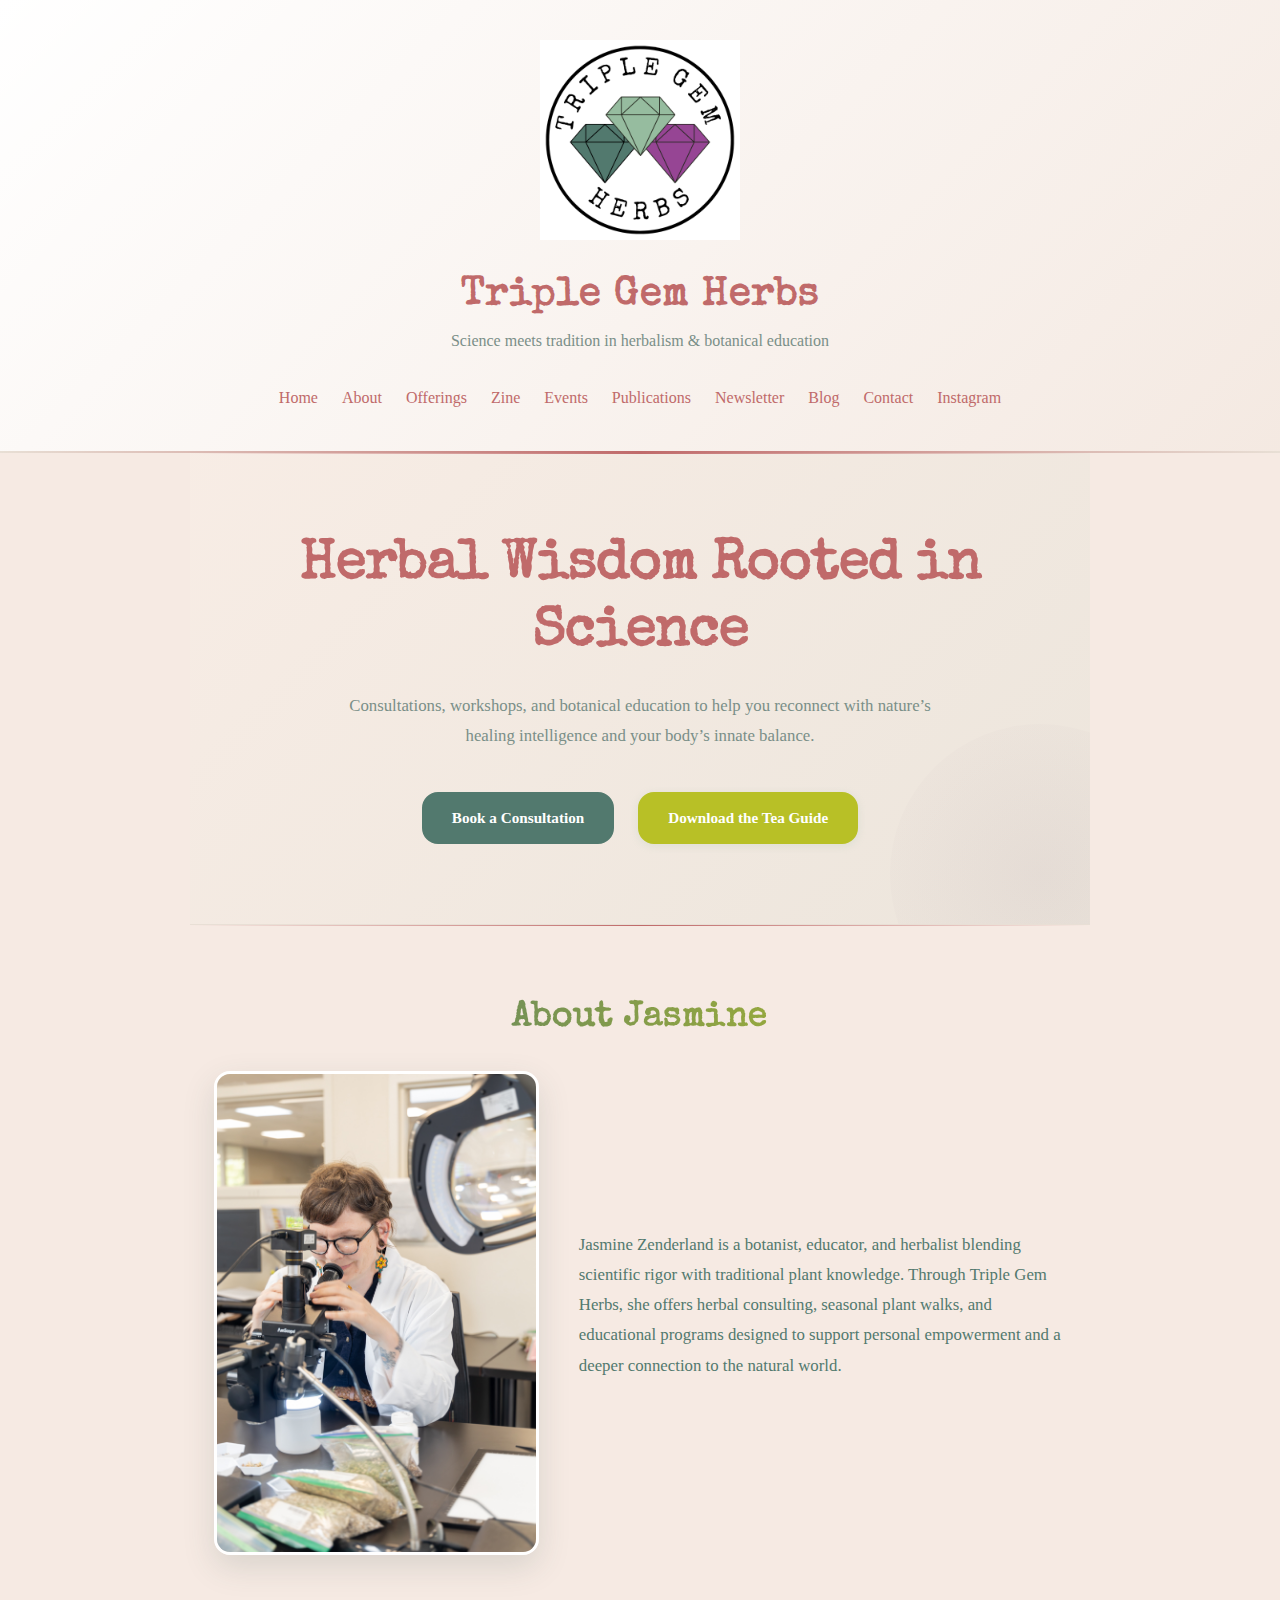
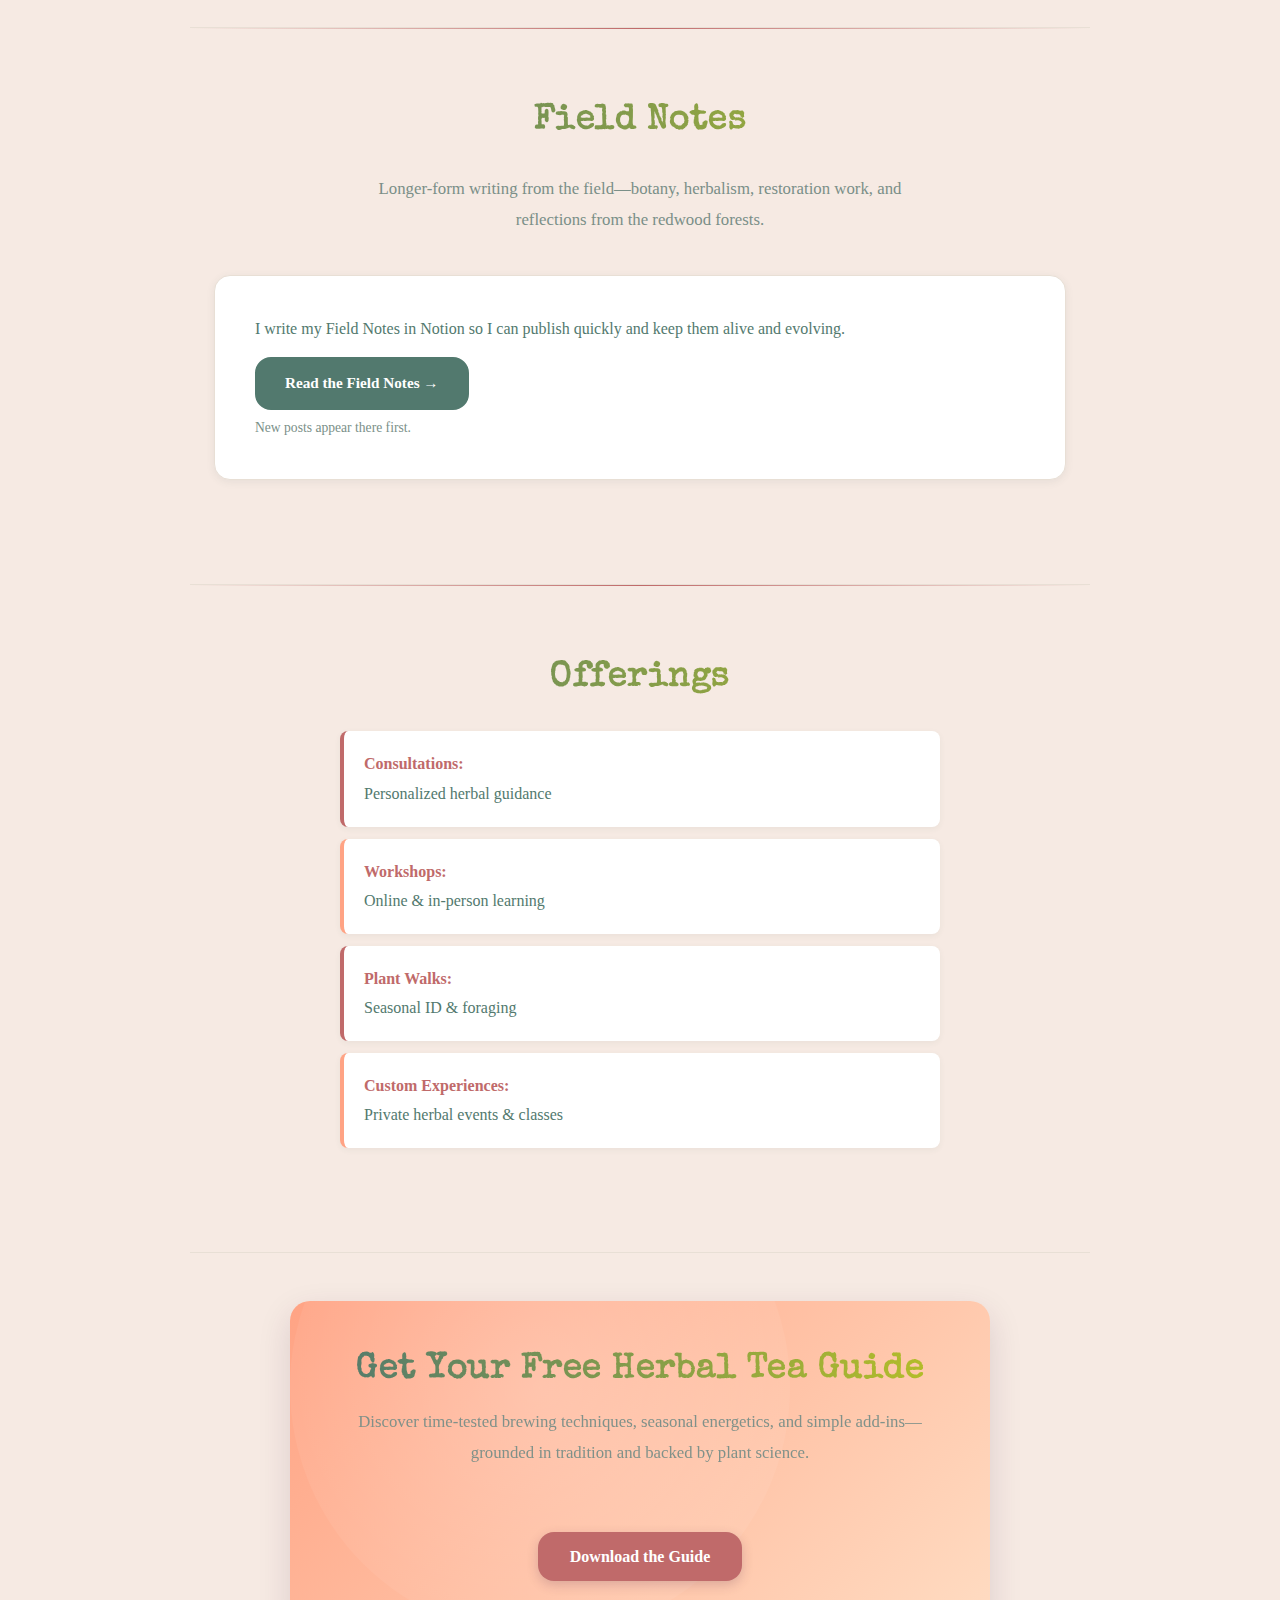
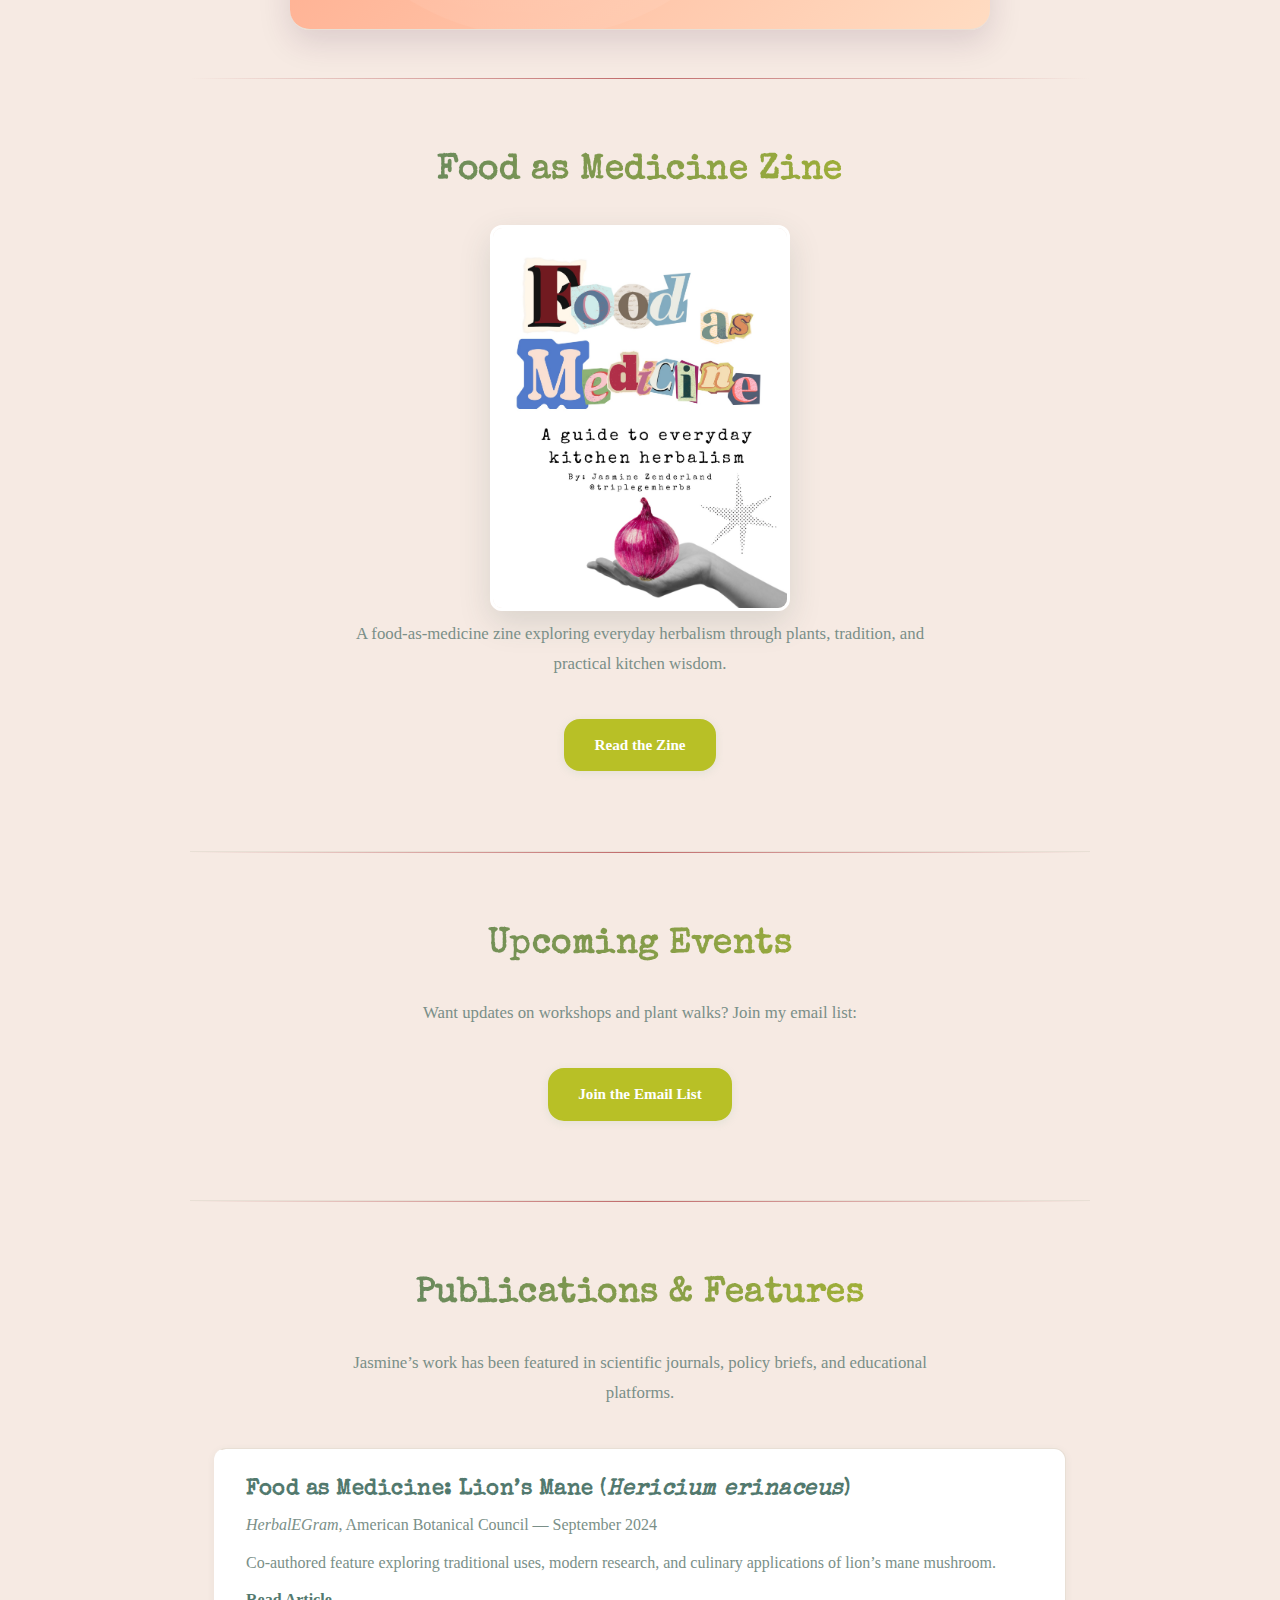
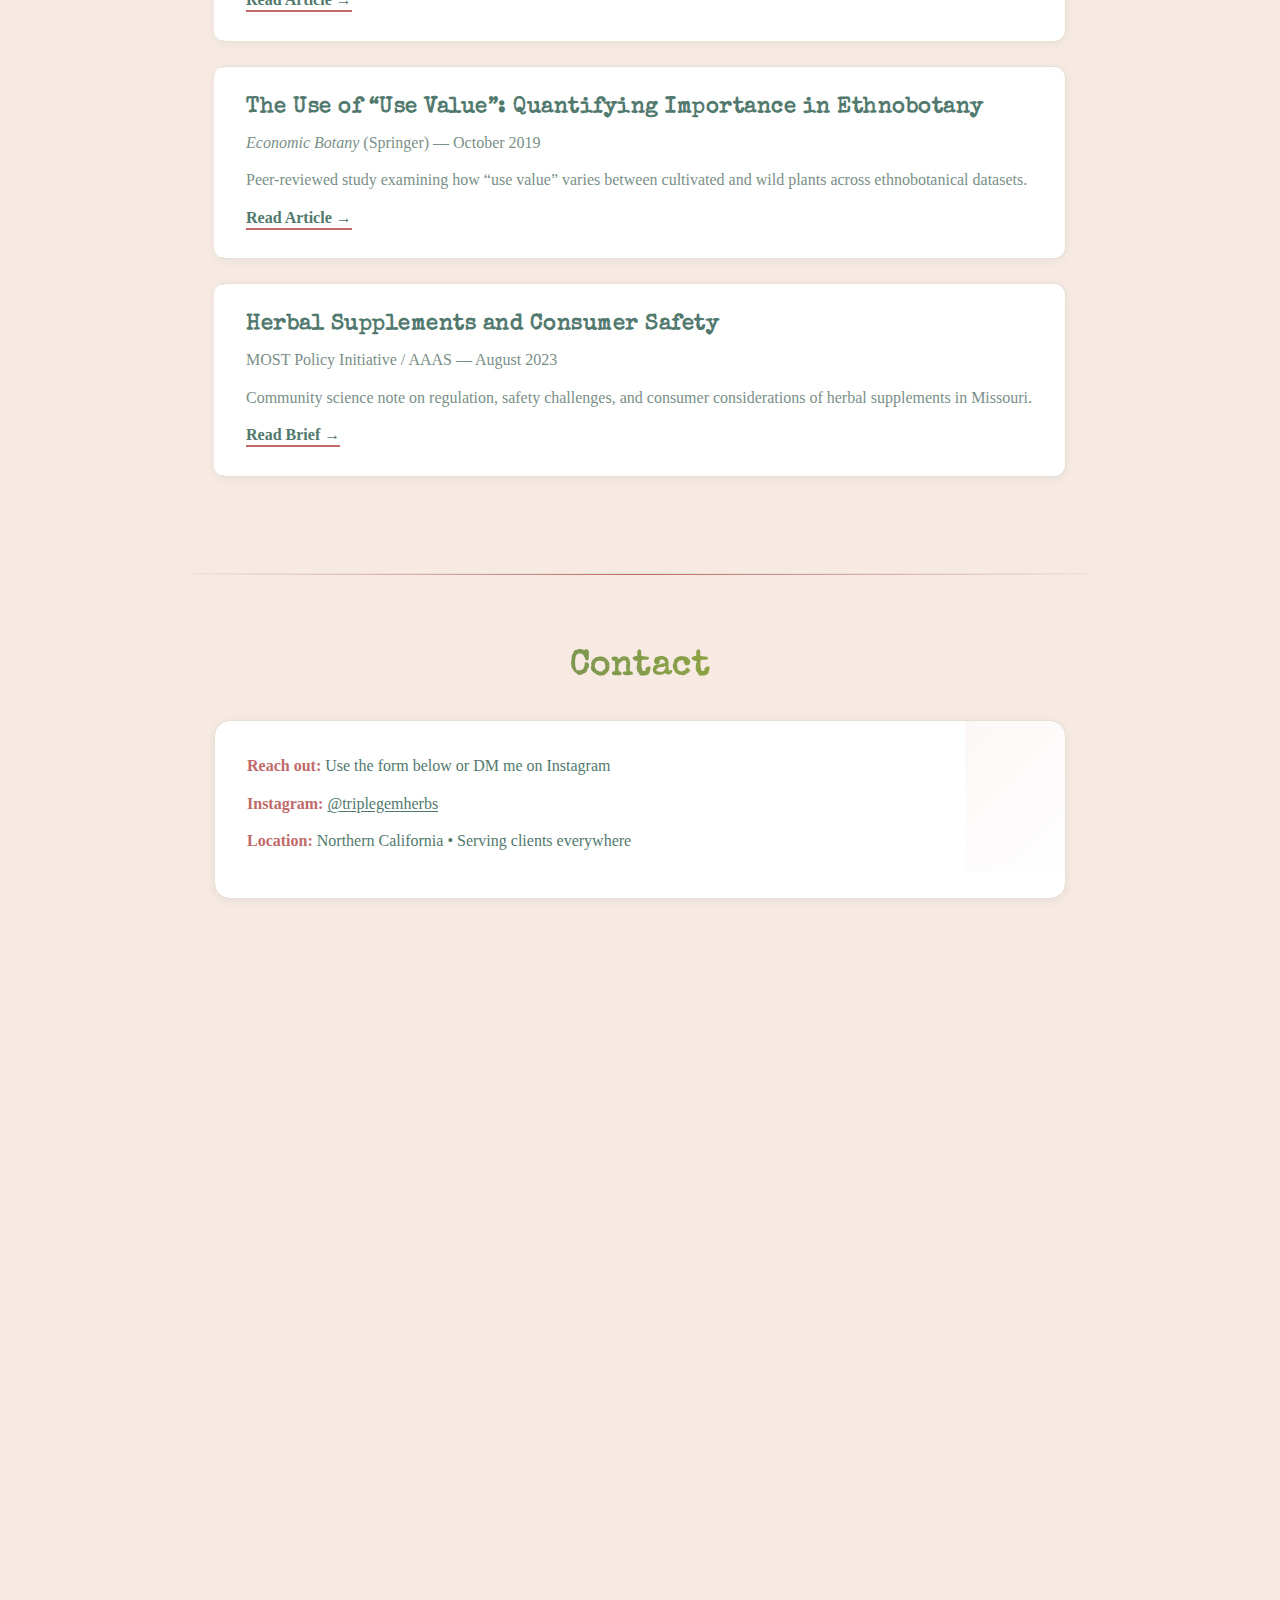
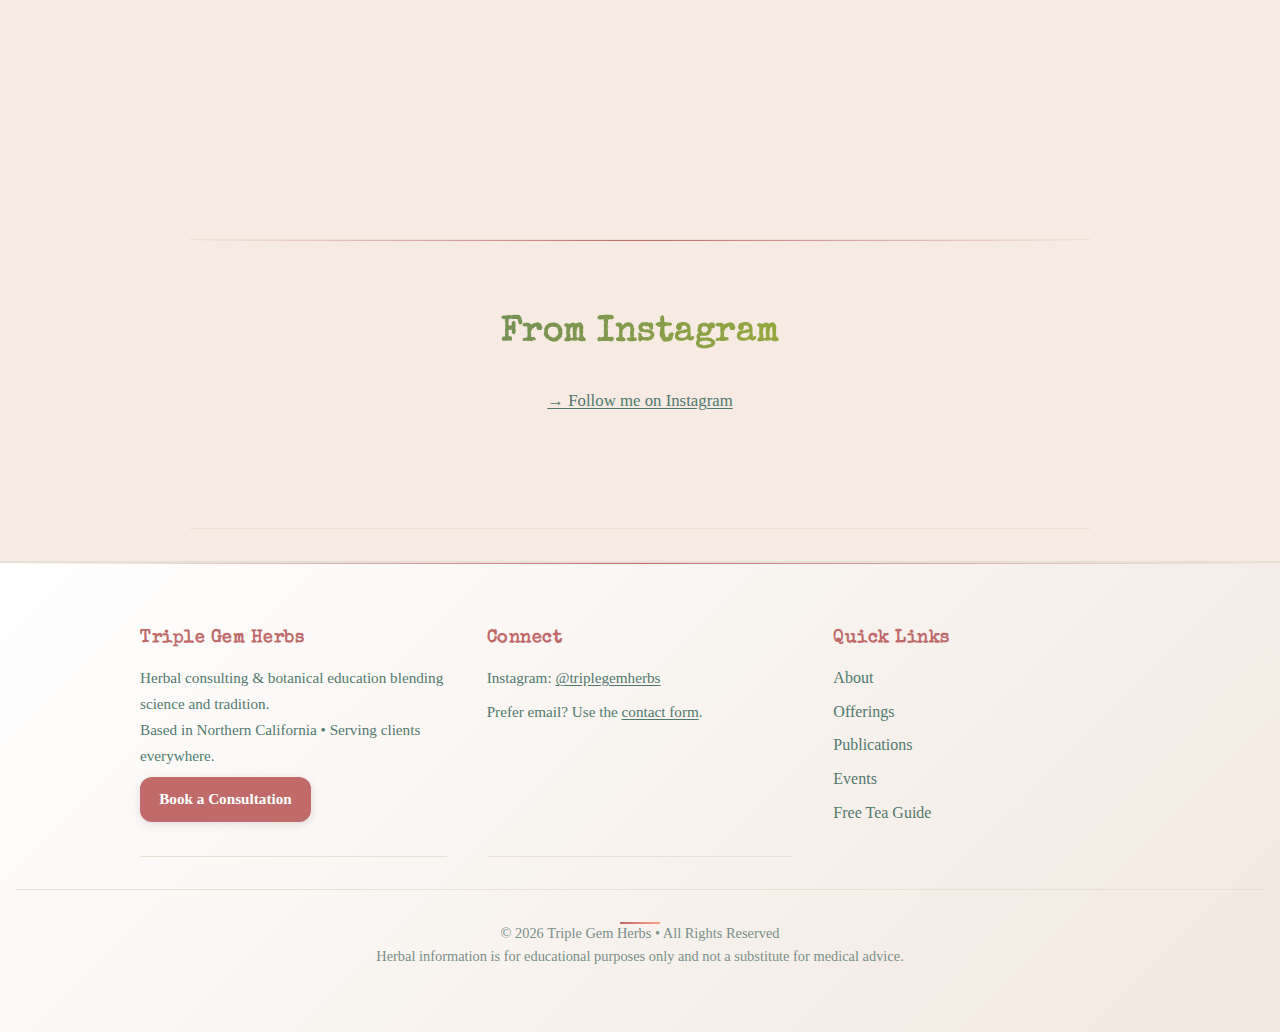
<file: index.html>
<!DOCTYPE html>
<html lang="en">
<head>
  <meta name="p:domain_verify" content="021c6849fba1bc161ece2004bd4933d6"/>
  <meta charset="UTF-8" />
  <meta name="viewport" content="width=device-width, initial-scale=1.0" />
  <title>Triple Gem Herbs</title>

  <!-- Meta SEO -->
  <meta name="description" content="Triple Gem Herbs offers herbal consulting, botanical education, and grounded guidance rooted in science and tradition.">
  <meta name="keywords" content="herbalist, herbal consulting, herbal education, ethnobotany, plant medicine, triple gem herbs, herbal workshops, herbal tea guide">
  <meta name="author" content="Jasmine Zenderland">

  <!-- Open Graph -->
  <meta property="og:title" content="Triple Gem Herbs">
  <meta property="og:description" content="Herbal consulting and botanical education rooted in science and tradition.">
  <meta property="og:type" content="website">
  <meta property="og:url" content="https://triplegemherbs.com">
  <meta property="og:image" content="jasmine2.jpeg">

  <!-- Twitter Card -->
  <meta name="twitter:card" content="summary_large_image">
  <meta name="twitter:title" content="Triple Gem Herbs">
  <meta name="twitter:description" content="Herbal consulting and botanical education rooted in science and tradition.">
  <meta name="twitter:image" content="jasmine2.jpeg">

  <!-- JSON-LD Schema -->
  <script type="application/ld+json">
  {
    "@context": "https://schema.org",
    "@type": "LocalBusiness",
    "name": "Triple Gem Herbs",
    "image": "logo1.png",
    "url": "https://triplegemherbs.com",
    "description": "Herbal consulting, plant walks, and botanical education blending science and tradition.",
    "email": "triplegemherbs@gmail.com",
    "founder": { "@type": "Person", "name": "Jasmine Zenderland" },
    "sameAs": ["https://www.instagram.com/triplegemherbs"]
  }
  </script>

  <!-- Fonts -->
  <link href="https://fonts.googleapis.com/css2?family=Lora&family=Special+Elite&display=swap" rel="stylesheet">
  <link rel="icon" type="image/png" href="favicon.png" />
  <link rel="stylesheet" href="assets/css/styles.css">
</head>

<body>

  <!-- HEADER (loaded from partial) -->
  <div id="site-header"></div>

  <!-- HERO -->
  <section id="hero">
    <h1 class="hero-title">Herbal Wisdom Rooted in Science</h1>
    <p class="hero-subtitle">
      Consultations, workshops, and botanical education to help you reconnect
      with nature’s healing intelligence and your body’s innate balance.
    </p>

    <div class="hero-cta">
      <a id="bookConsultBtn" href="#contact" class="btn btn-primary">Book a Consultation</a>
      <a href="https://beacons.ai/triplegemherbs" target="_blank" class="btn btn-secondary" rel="noopener">Download the Tea Guide</a>
    </div>
  </section>

  <!-- ABOUT -->
  <section id="about">
    <h2>About Jasmine</h2>

    <div class="about-container">
      <img src="jasmine.jpg" alt="Jasmine Zenderland portrait" class="about-photo">

      <div class="about-text">
        <p>
          Jasmine Zenderland is a botanist, educator, and herbalist blending scientific rigor with traditional plant knowledge. Through Triple Gem Herbs, she offers herbal consulting, seasonal plant walks, and educational programs designed to support personal empowerment and a deeper connection to the natural world.
        </p>
      </div>
    </div>
  </section>

  <!-- BLOG -->
  <section id="blog">
    <h2>Field Notes</h2>

    <p>
      Longer-form writing from the field—botany, herbalism, restoration work,
      and reflections from the redwood forests.
    </p>

    <div class="blog-card">
      <p class="mt-0">
        I write my Field Notes in Notion so I can publish quickly and keep them
        alive and evolving.
      </p>
      <a class="btn btn-primary" href="https://triplegemherbs.thesimple.ink/" target="_blank" rel="noopener">Read the Field Notes →</a>

      <p class="mb-0 small muted">New posts appear there first.</p>
    </div>
  </section>

  <!-- OFFERINGS -->
  <section id="offerings">
    <h2>Offerings</h2>
    <ul class="offerings-list">
      <li><strong>Consultations:</strong> Personalized herbal guidance</li>
      <li><strong>Workshops:</strong> Online & in-person learning</li>
      <li><strong>Plant Walks:</strong> Seasonal ID & foraging</li>
      <li><strong>Custom Experiences:</strong> Private herbal events & classes</li>
    </ul>
  </section>

  <!-- FREE GUIDE -->
  <section class="cta-box">
    <h2>Get Your Free Herbal Tea Guide</h2>
    <p>
      Discover time-tested brewing techniques, seasonal energetics, and simple add-ins—grounded in tradition and backed by plant science.
    </p>
    <a href="https://beacons.ai/triplegemherbs" target="_blank" rel="noopener">Download the Guide</a>
  </section>
  
<!-- FOOD AS MEDICINE ZINE -->
<section id="zine">
  <h2>Food as Medicine Zine</h2>

  <div class="text-center mt-1">
    <a href="zine.html" title="Read the full zine page">
      <img src="assets/food-as-medicine-zine.jpg" alt="Food as Medicine zine cover" class="zine-cover">
    </a>
  </div>

  <p class="text-center mt-1">
    A food-as-medicine zine exploring everyday herbalism through plants, tradition,
    and practical kitchen wisdom.
  </p>

  <div class="text-center mt-1">
    <a href="zine.html" class="btn btn-secondary">Read the Zine</a>
  </div>
</section>



  <!-- EVENTS -->
  <section id="events">
    <h2>Upcoming Events</h2>

    <p class="text-center mt-2">
      Want updates on workshops and plant walks? Join my email list:
    </p>

    <div class="text-center">
      <a href="https://beacons.ai/triplegemherbs" target="_blank" rel="noopener" class="btn btn-secondary">
        Join the Email List
      </a>
    </div>
  </section>

  <!-- PUBLICATIONS -->
  <section id="publications">
    <h2>Publications & Features</h2>
    <p>Jasmine’s work has been featured in scientific journals, policy briefs, and educational platforms.</p>

    <article class="pub-item">
      <h3>Food as Medicine: Lion’s Mane (<em>Hericium erinaceus</em>)</h3>
      <p><em>HerbalEGram</em>, American Botanical Council — September 2024</p>
      <p>Co-authored feature exploring traditional uses, modern research, and culinary applications of lion’s mane mushroom.</p>
      <a href="https://www.herbalgram.org/resources/herbalegram/volumes/volume-21/issue-9-september/news-and-features-3-1/fam-lions-mane/" target="_blank" class="pub-link" rel="noopener">Read Article →</a>
    </article>

    <article class="pub-item">
      <h3>The Use of “Use Value”: Quantifying Importance in Ethnobotany</h3>
      <p><em>Economic Botany</em> (Springer) — October 2019</p>
      <p>Peer-reviewed study examining how “use value” varies between cultivated and wild plants across ethnobotanical datasets.</p>
      <a href="https://link.springer.com/article/10.1007/s12231-019-09480-1" target="_blank" class="pub-link" rel="noopener">Read Article →</a>
    </article>

    <article class="pub-item">
      <h3>Herbal Supplements and Consumer Safety</h3>
      <p>MOST Policy Initiative / AAAS — August 2023</p>
      <p>Community science note on regulation, safety challenges, and consumer considerations of herbal supplements in Missouri.</p>
      <a href="https://mostpolicyinitiative.org/wp-content/uploads/2023/12/Most-Note-Herbal-Supplements-9_25_23.pdf" target="_blank" class="pub-link" rel="noopener">Read Brief →</a>
    </article>
  </section>

  <!-- CONTACT -->
  <section id="contact">
    <h2>Contact</h2>

    <div class="contact-card">
      <p><strong>Reach out:</strong> Use the form below or DM me on Instagram</p>
      <p><strong>Instagram:</strong> <a href="https://www.instagram.com/triplegemherbs" target="_blank" rel="noopener">@triplegemherbs</a></p>
      <p><strong>Location:</strong> Northern California • Serving clients everywhere</p>
    </div>

    <iframe
      src="https://docs.google.com/forms/d/e/1FAIpQLSf7jqid133_2frnXXX8dXt4ohwAALdVuHgyn7K1QARzbEYwbA/viewform?embedded=true"
      width="100%" height="900" frameborder="0"></iframe>
  </section>

  <!-- INSTAGRAM -->
  <section id="instagram">
    <h2>From Instagram</h2>
    <p class="text-center">
      <a href="https://www.instagram.com/triplegemherbs/" target="_blank" rel="noopener" class="text-teal font-bold">→ Follow me on Instagram</a>
    </p>
  </section>

  <!-- FOOTER (loaded from partial) -->
  <div id="site-footer"></div>

  <script src="assets/js/partials.js" defer></script>

</body>
</html>
</file>
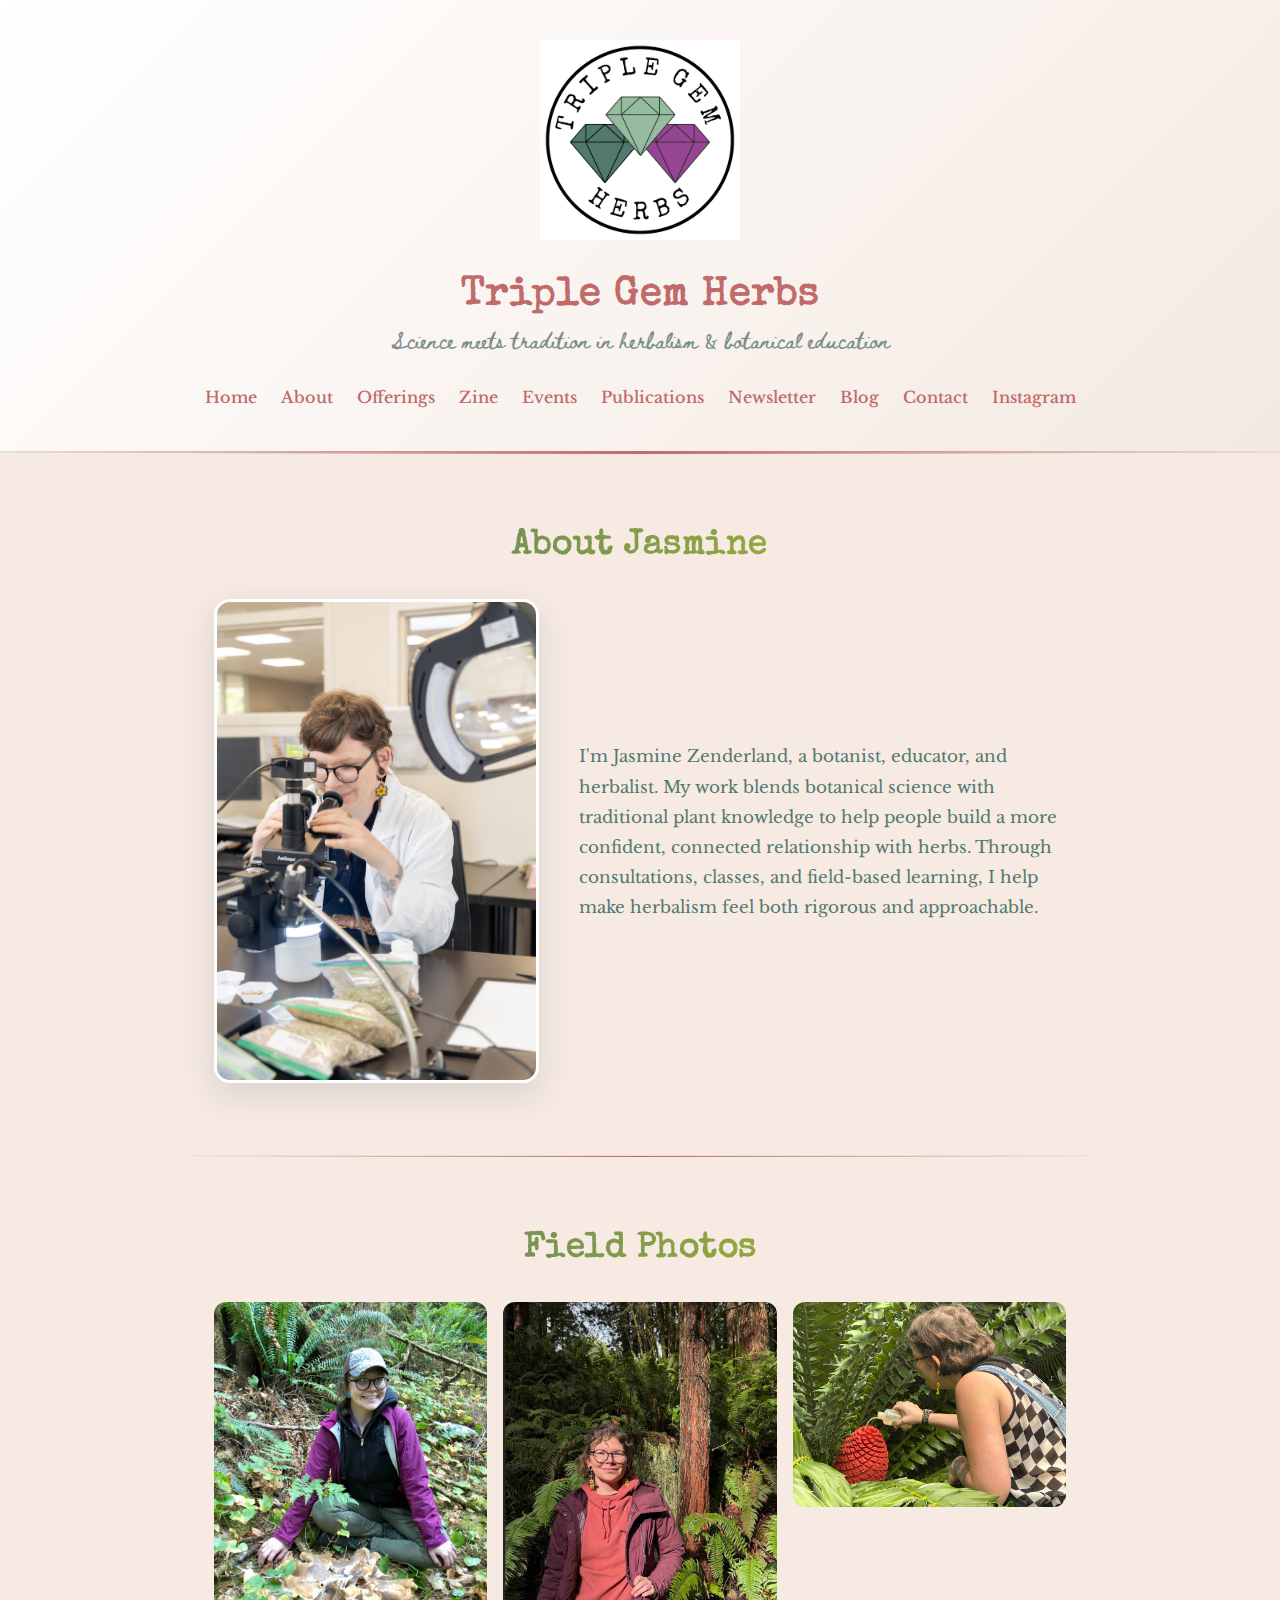
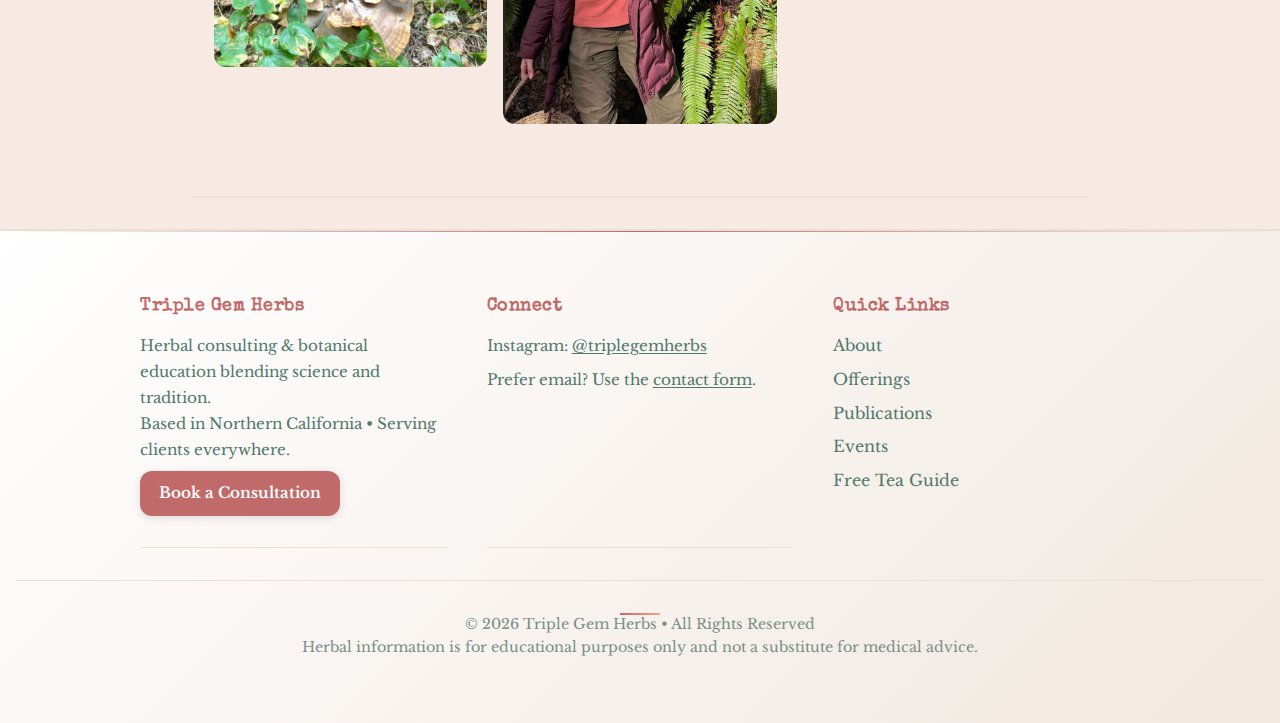
<file: about.html>
<!DOCTYPE html>
<html lang="en">
<head>
  <meta charset="UTF-8" />
  <meta name="viewport" content="width=device-width, initial-scale=1.0" />
  <title>About — Triple Gem Herbs</title>
  <link href="https://fonts.googleapis.com/css2?family=Libre+Baskerville&family=Special+Elite&family=Beth+Ellen&display=swap" rel="stylesheet">
  <link rel="icon" type="image/png" href="favicon.png" />
  <link rel="stylesheet" href="assets/css/styles.css">
</head>
<body>
  <div id="site-header"></div>

  <section id="about">
    <h2>About Jasmine</h2>

    <div class="about-container">
      <img src="jasmine.jpg" alt="Jasmine Zenderland portrait" class="about-photo">

      <div class="about-text">
        <p>
          I'm Jasmine Zenderland, a botanist, educator, and herbalist. My work blends botanical science with traditional plant knowledge to help people build a more confident, connected relationship with herbs. Through consultations, classes, and field-based learning, I help make herbalism feel both rigorous and approachable.
        </p>
      </div>
    </div>
  </section>

  <!-- FIELD PHOTOS -->
  <section id="field-photos">
    <h2>Field Photos</h2>
    <div class="photo-gallery">
      <img src="assets/field-1.jpg" alt="Field photo 1" class="gallery-photo" />
      <img src="assets/field-2.jpg" alt="Field photo 2" class="gallery-photo" />
      <img src="assets/field-3.jpg" alt="Field photo 3" class="gallery-photo" />
    </div>
  </section>

  <div id="site-footer"></div>
  <script src="assets/js/partials.js" defer></script>
</body>
</html>
</file>
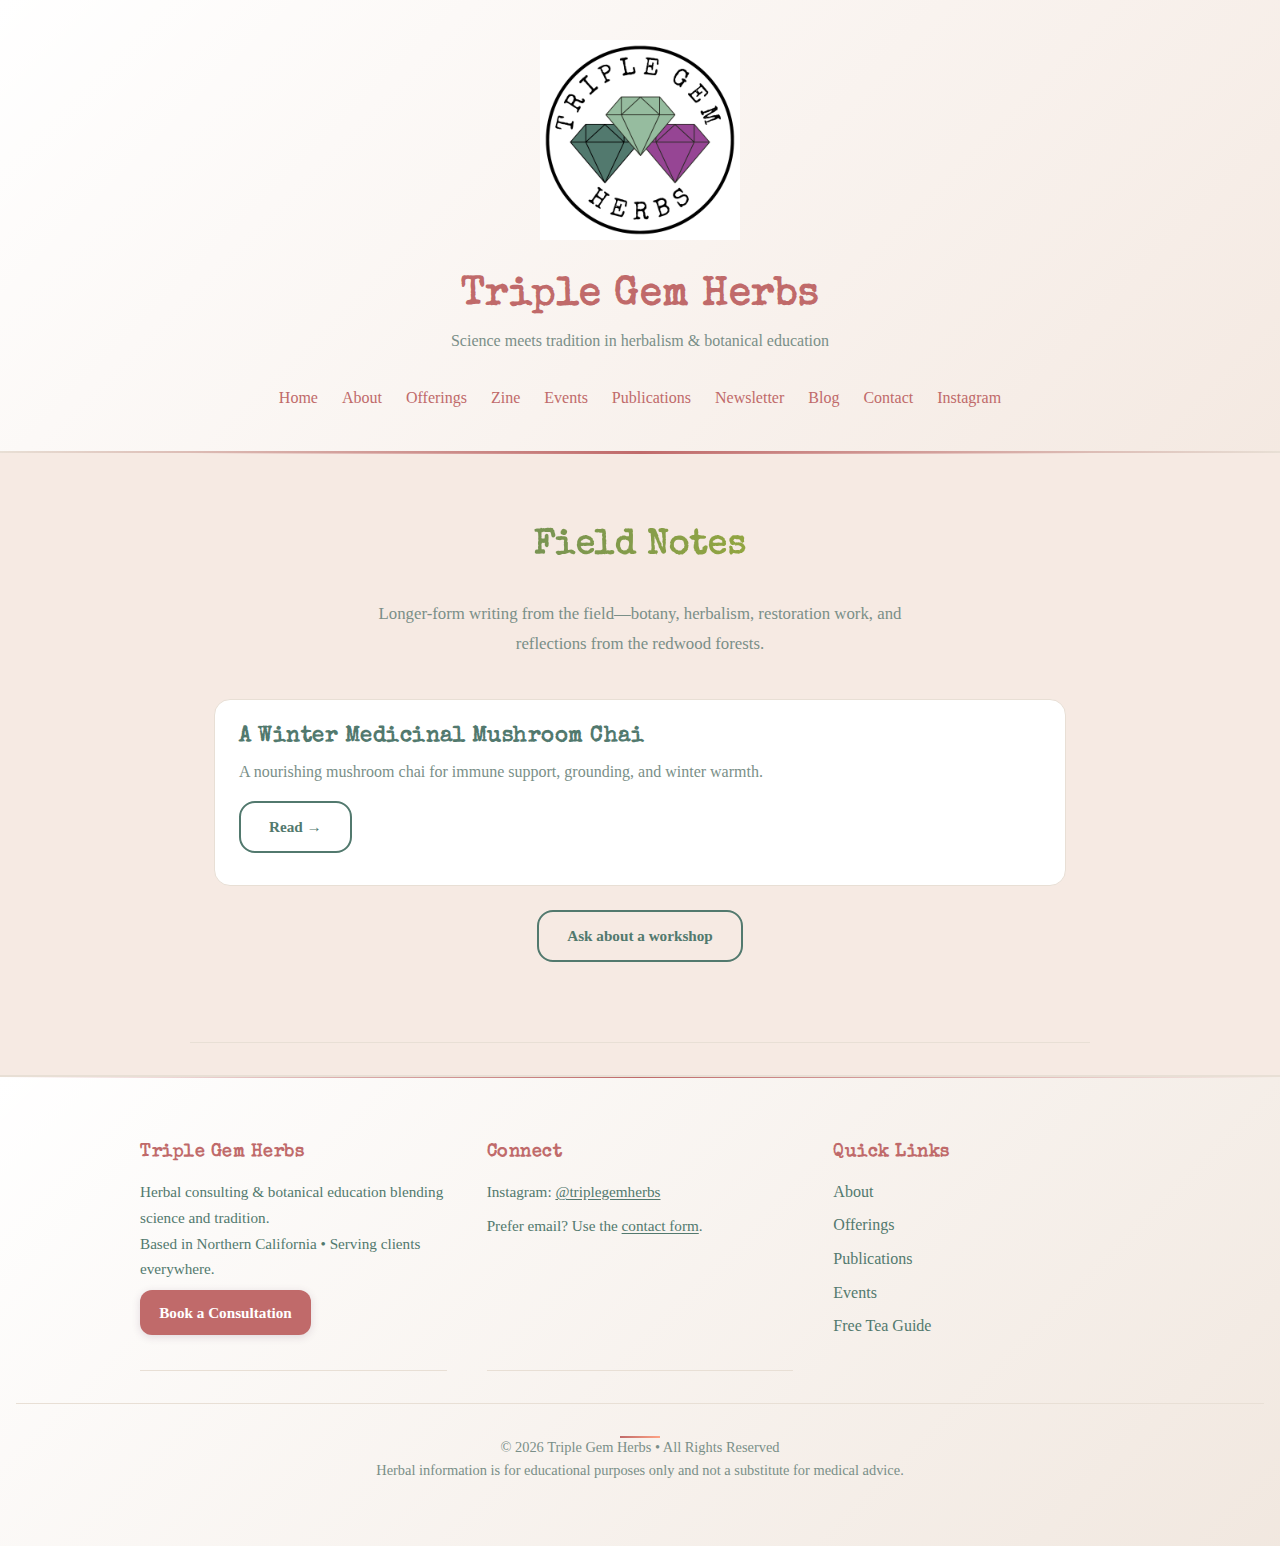
<file: blog.html>
<!DOCTYPE html>
<html lang="en">
<head>
  <meta charset="UTF-8" />
  <meta name="viewport" content="width=device-width, initial-scale=1.0" />
  <title>Field Notes • Triple Gem Herbs</title>
  <meta name="description" content="Field Notes from Triple Gem Herbs — botany, herbalism, and reflections from the redwoods.">
  <link href="https://fonts.googleapis.com/css2?family=Lora&family=Special+Elite&display=swap" rel="stylesheet">
  <link rel="icon" type="image/png" href="favicon.png" />
  <link rel="stylesheet" href="assets/css/styles.css">
</head>
<body>
  <div id="site-header"></div>

  <section>
    <h2>Field Notes</h2>
    <p class="lede text-center">Longer-form writing from the field—botany, herbalism, restoration work, and reflections from the redwood forests.</p>

    <div class="blog-grid mt-2">
      <article class="post-card">
        <h3 class="post-title">A Winter Medicinal Mushroom Chai</h3>
        <p class="post-excerpt">A nourishing mushroom chai for immune support, grounding, and winter warmth.</p>
        <a class="btn" href="https://triplegemherbs.thesimple.ink/a-winter-medicinal-mushroom-chai-thats-fit-for-all-seasons-2eaa9b8e908c81909005d5545c265d59" target="_blank" rel="noopener">Read →</a>
      </article>
    </div>

    <div class="text-center mt-2">
      <a class="btn" href="index.html#contact">Ask about a workshop</a>
    </div>
  </section>

  <div id="site-footer"></div>
  <script src="assets/js/partials.js" defer></script>
</body>
</html>
</file>
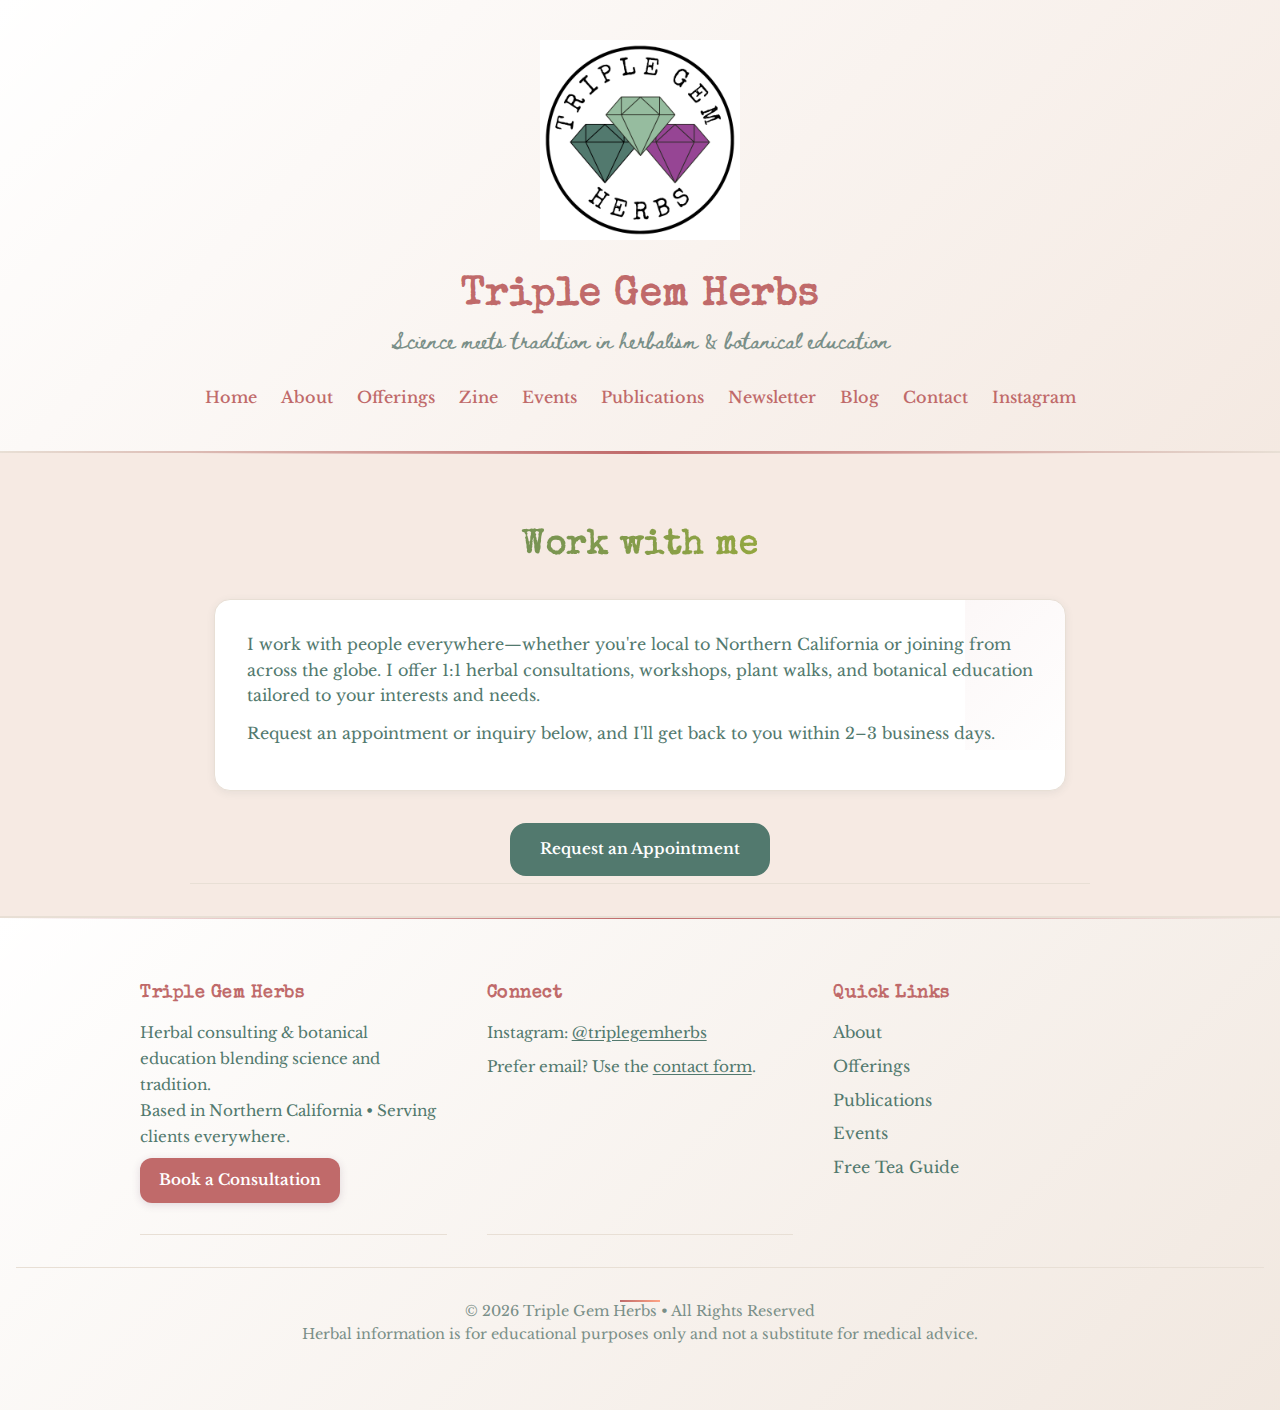
<file: contact.html>
<!DOCTYPE html>
<html lang="en">
<head>
  <meta charset="UTF-8" />
  <meta name="viewport" content="width=device-width, initial-scale=1.0" />
  <title>Contact — Triple Gem Herbs</title>
  <link href="https://fonts.googleapis.com/css2?family=Libre+Baskerville&family=Special+Elite&family=Beth+Ellen&display=swap" rel="stylesheet">
  <link rel="icon" type="image/png" href="favicon.png" />
  <link rel="stylesheet" href="assets/css/styles.css">
</head>
<body>
  <div id="site-header"></div>

  <!-- CONTACT -->
  <section id="contact">
    <h2>Work with me</h2>

    <div class="contact-card">
      <p>I work with people everywhere—whether you're local to Northern California or joining from across the globe. I offer 1:1 herbal consultations, workshops, plant walks, and botanical education tailored to your interests and needs.</p>
      <p>Request an appointment or inquiry below, and I'll get back to you within 2–3 business days.</p>
    </div>

    <div class="text-center mt-2">
      <a href="https://docs.google.com/forms/d/e/1FAIpQLSf7jqid133_2frnXXX8dXt4ohwAALdVuHgyn7K1QARzbEYwbA/viewform?usp=dialog" target="_blank" rel="noopener" class="btn btn-primary">Request an Appointment</a>
    </div>
  </section>

  <div id="site-footer"></div>
  <script src="assets/js/partials.js" defer></script>
</body>
</html>
</file>
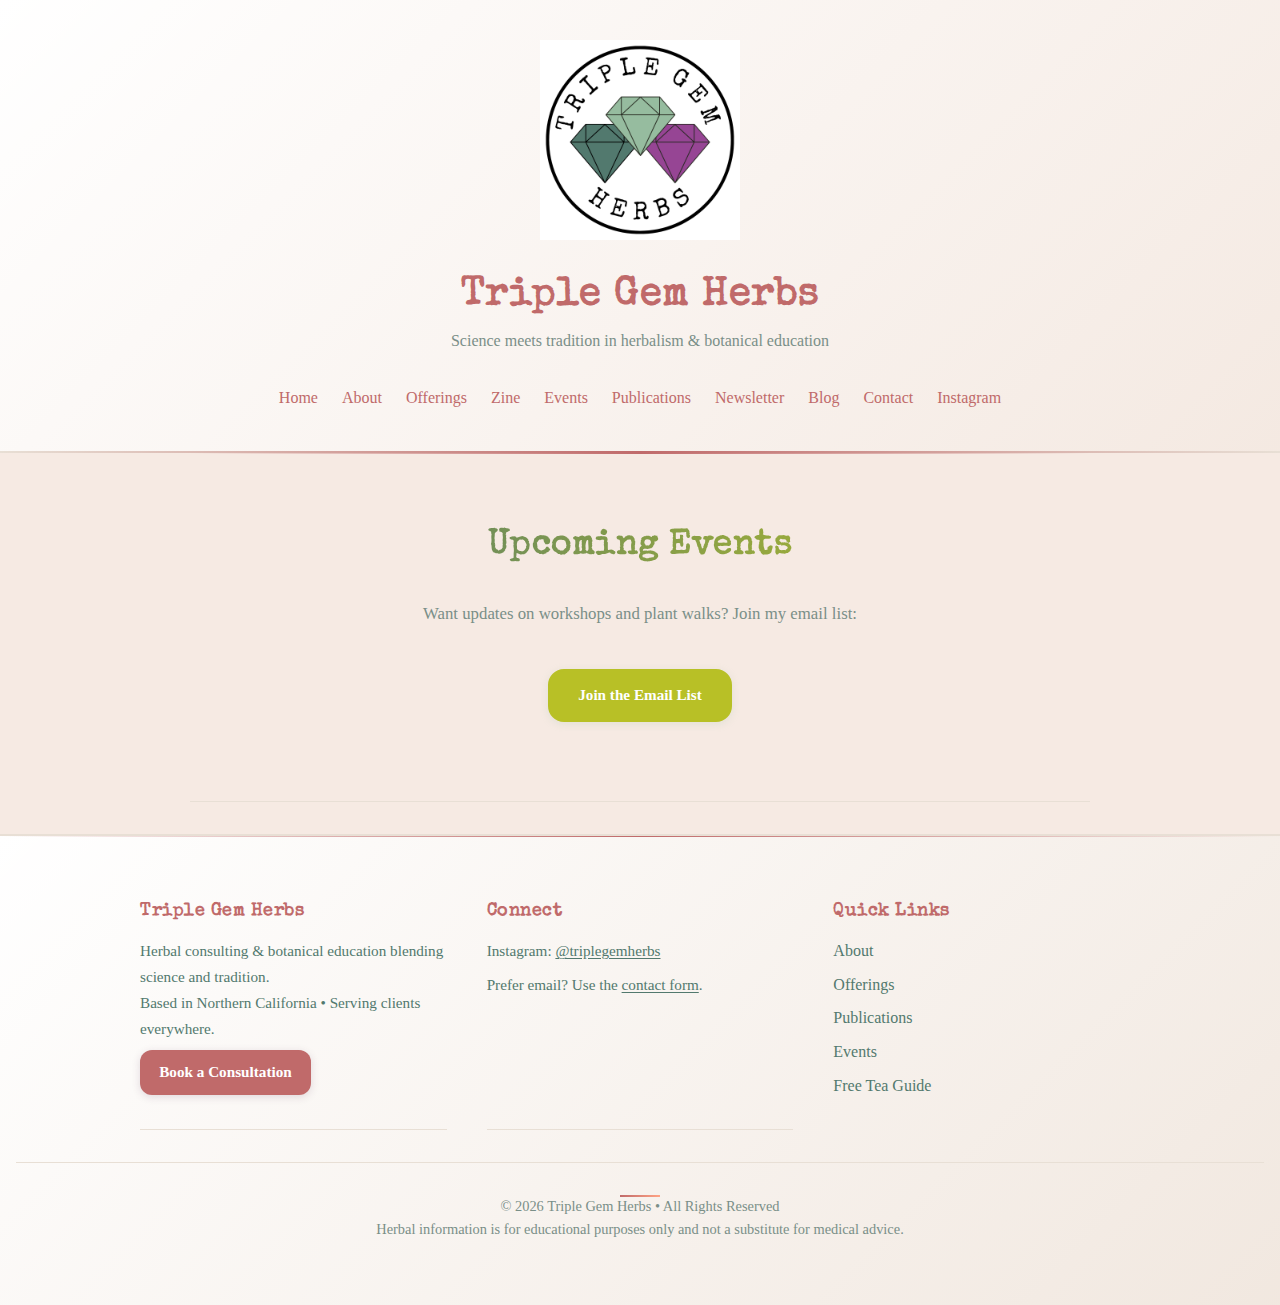
<file: events.html>
<!DOCTYPE html>
<html lang="en">
<head>
  <meta charset="UTF-8" />
  <meta name="viewport" content="width=device-width, initial-scale=1.0" />
  <title>Events — Triple Gem Herbs</title>
  <link href="https://fonts.googleapis.com/css2?family=Lora&family=Special+Elite&display=swap" rel="stylesheet">
  <link rel="icon" type="image/png" href="favicon.png" />
  <link rel="stylesheet" href="assets/css/styles.css">
</head>
<body>
  <div id="site-header"></div>

  <section id="events">
    <h2>Upcoming Events</h2>

    <p class="text-center mt-1">
      Want updates on workshops and plant walks? Join my email list:
    </p>

    <div class="text-center">
      <a href="https://beacons.ai/triplegemherbs" target="_blank" rel="noopener" class="btn btn-secondary">
        Join the Email List
      </a>
    </div>
  </section>

  <div id="site-footer"></div>
  <script src="assets/js/partials.js" defer></script>
</body>
</html>
</file>
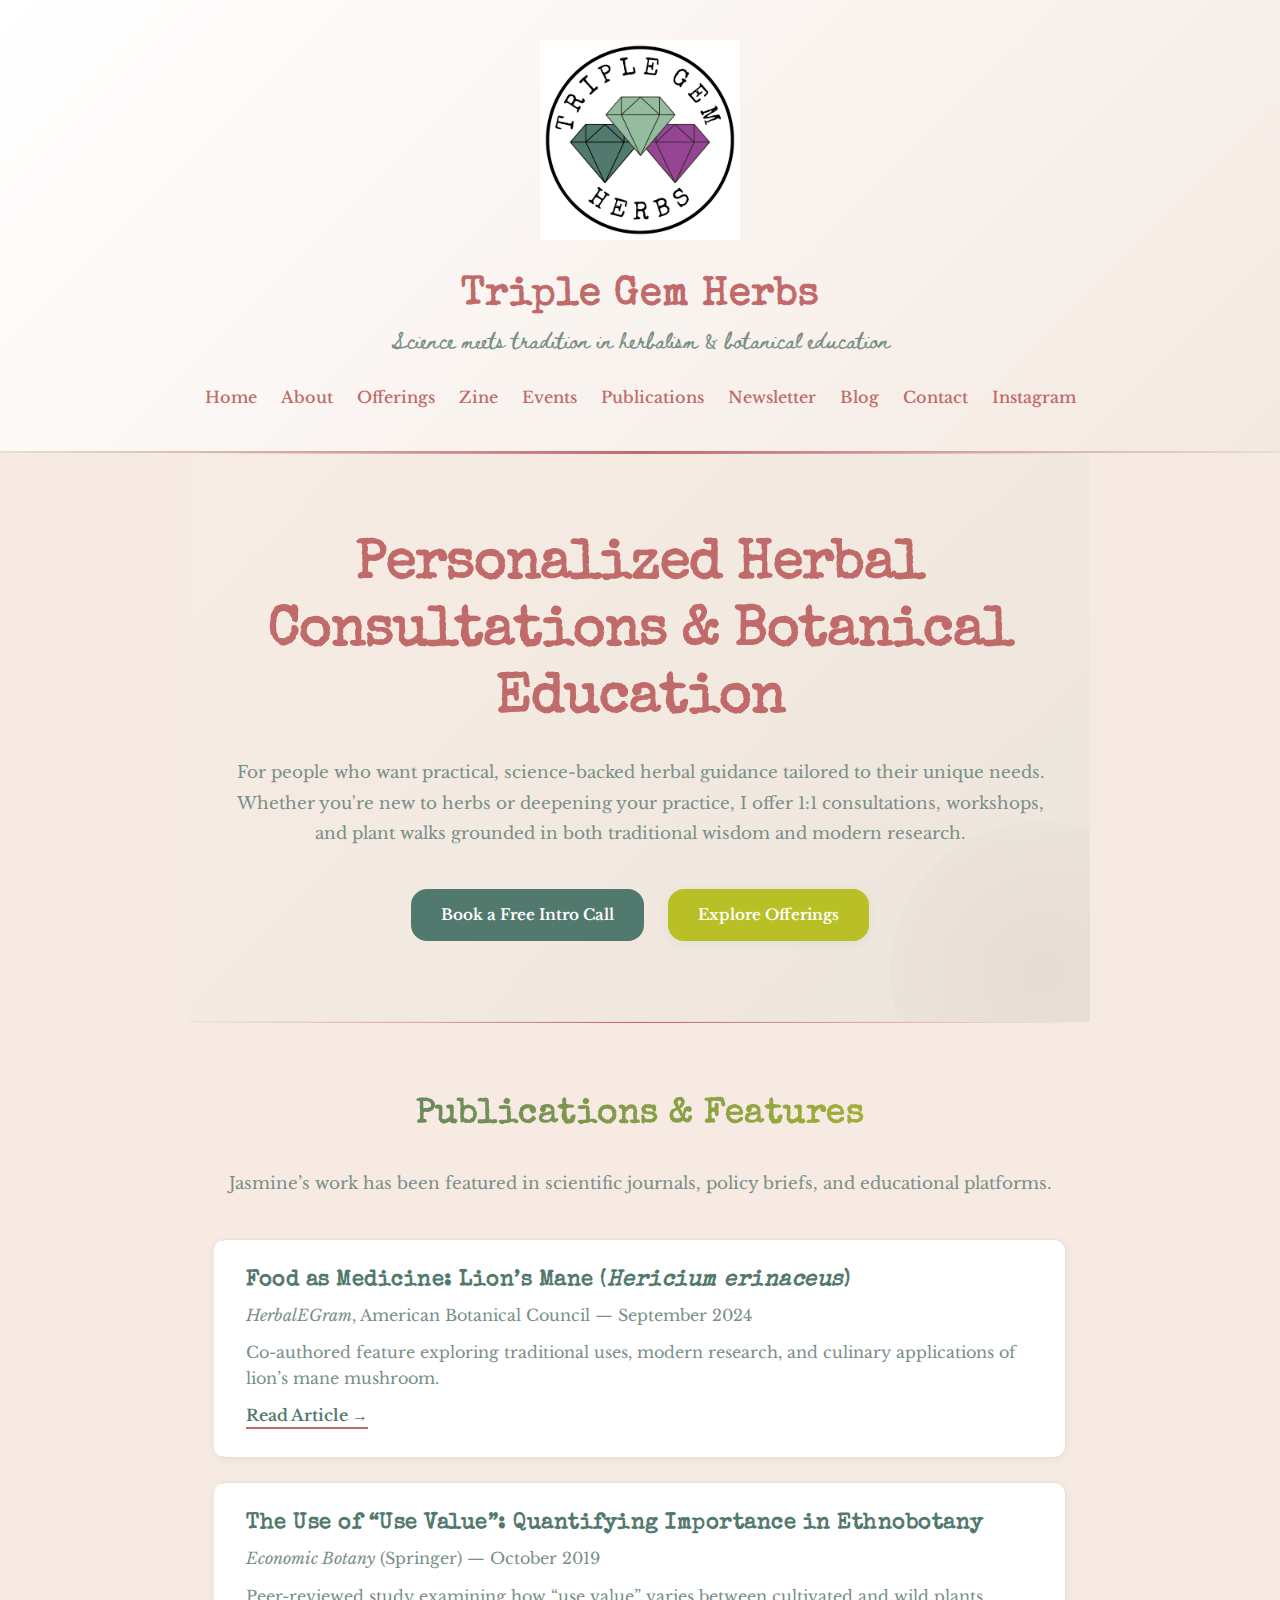
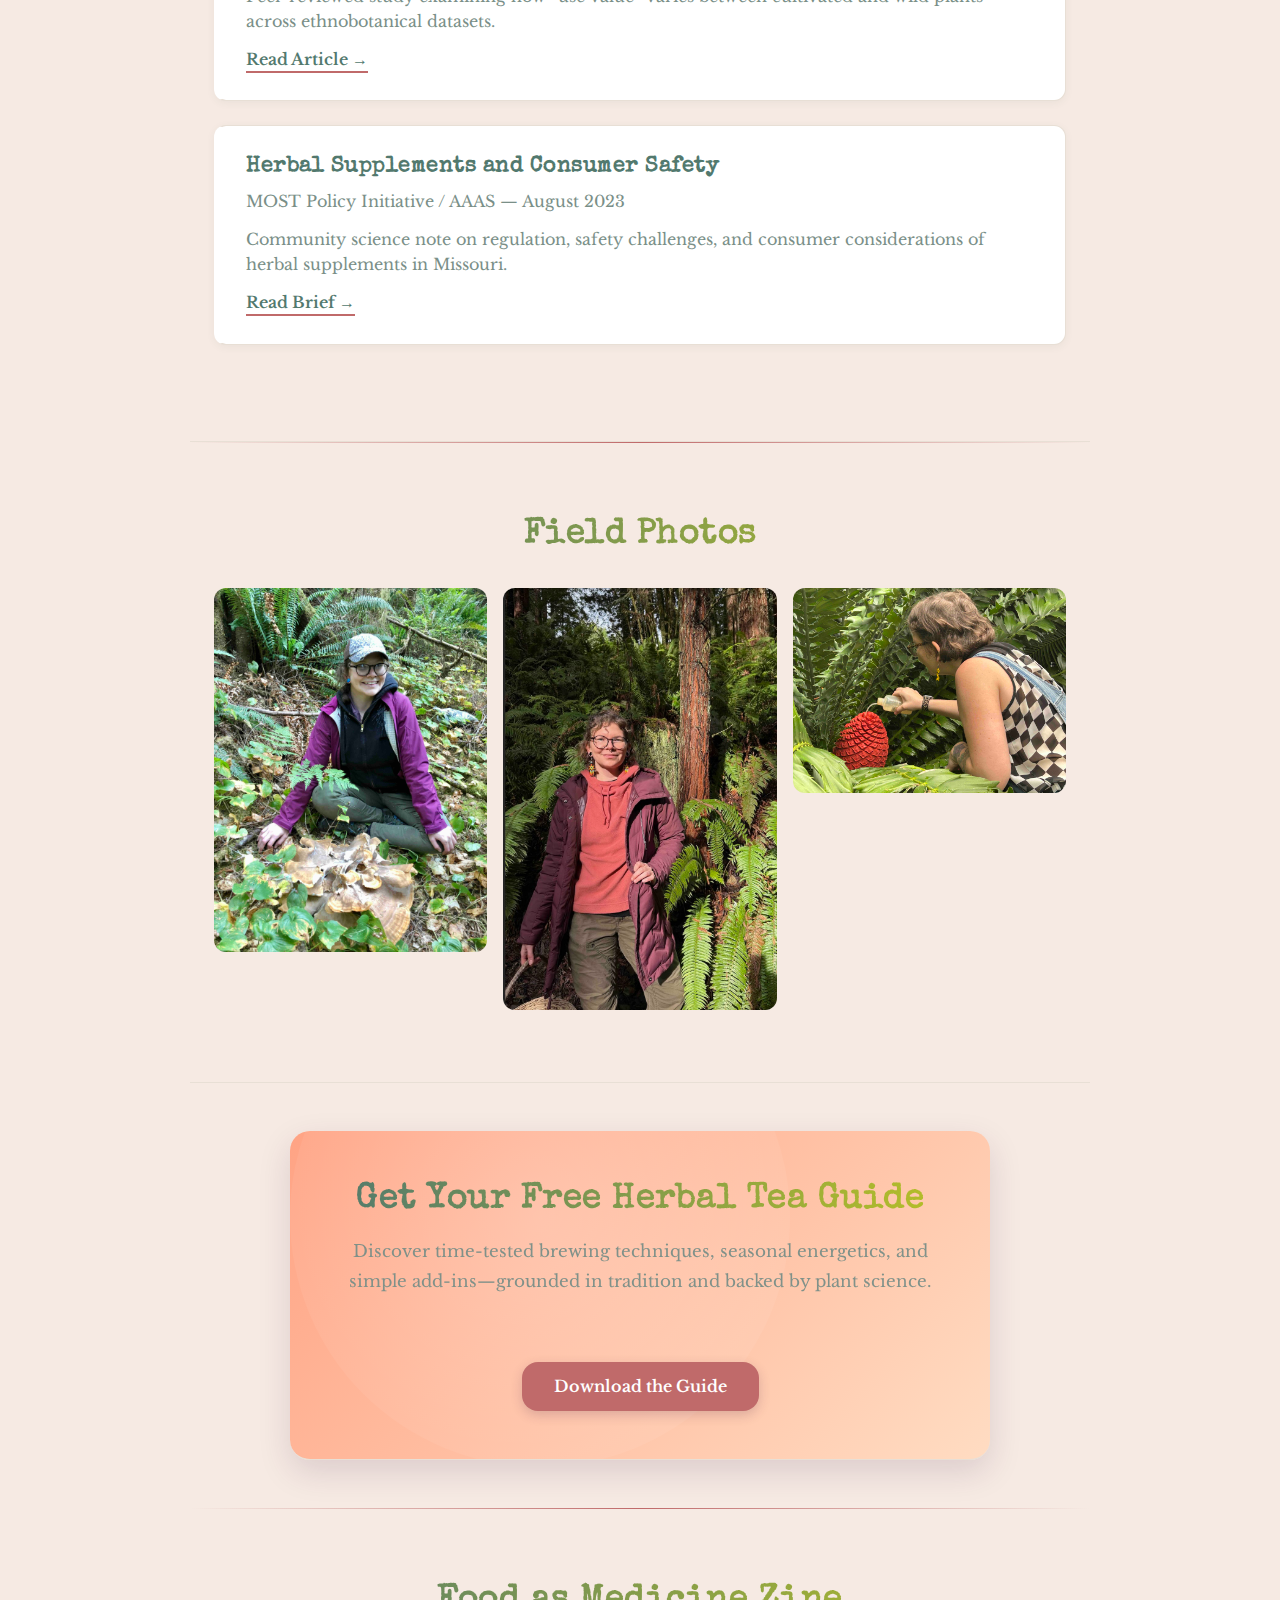
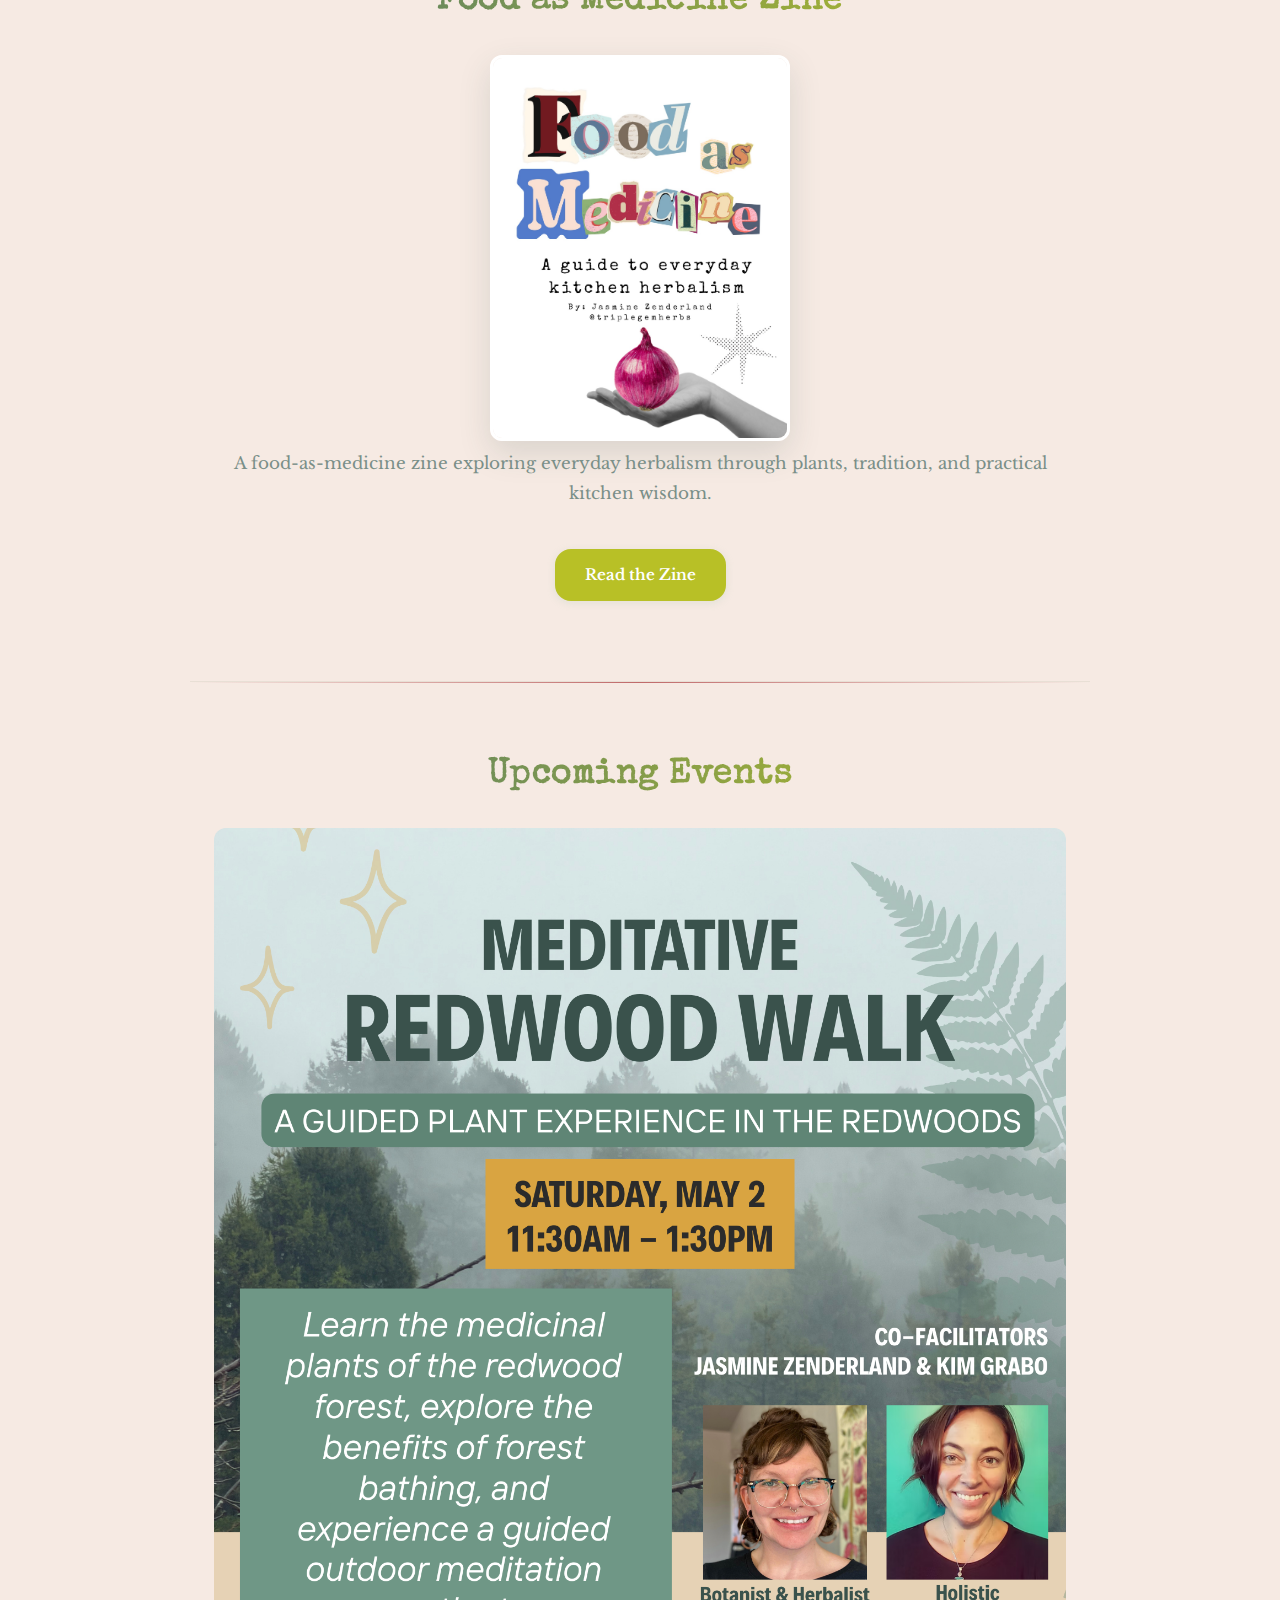
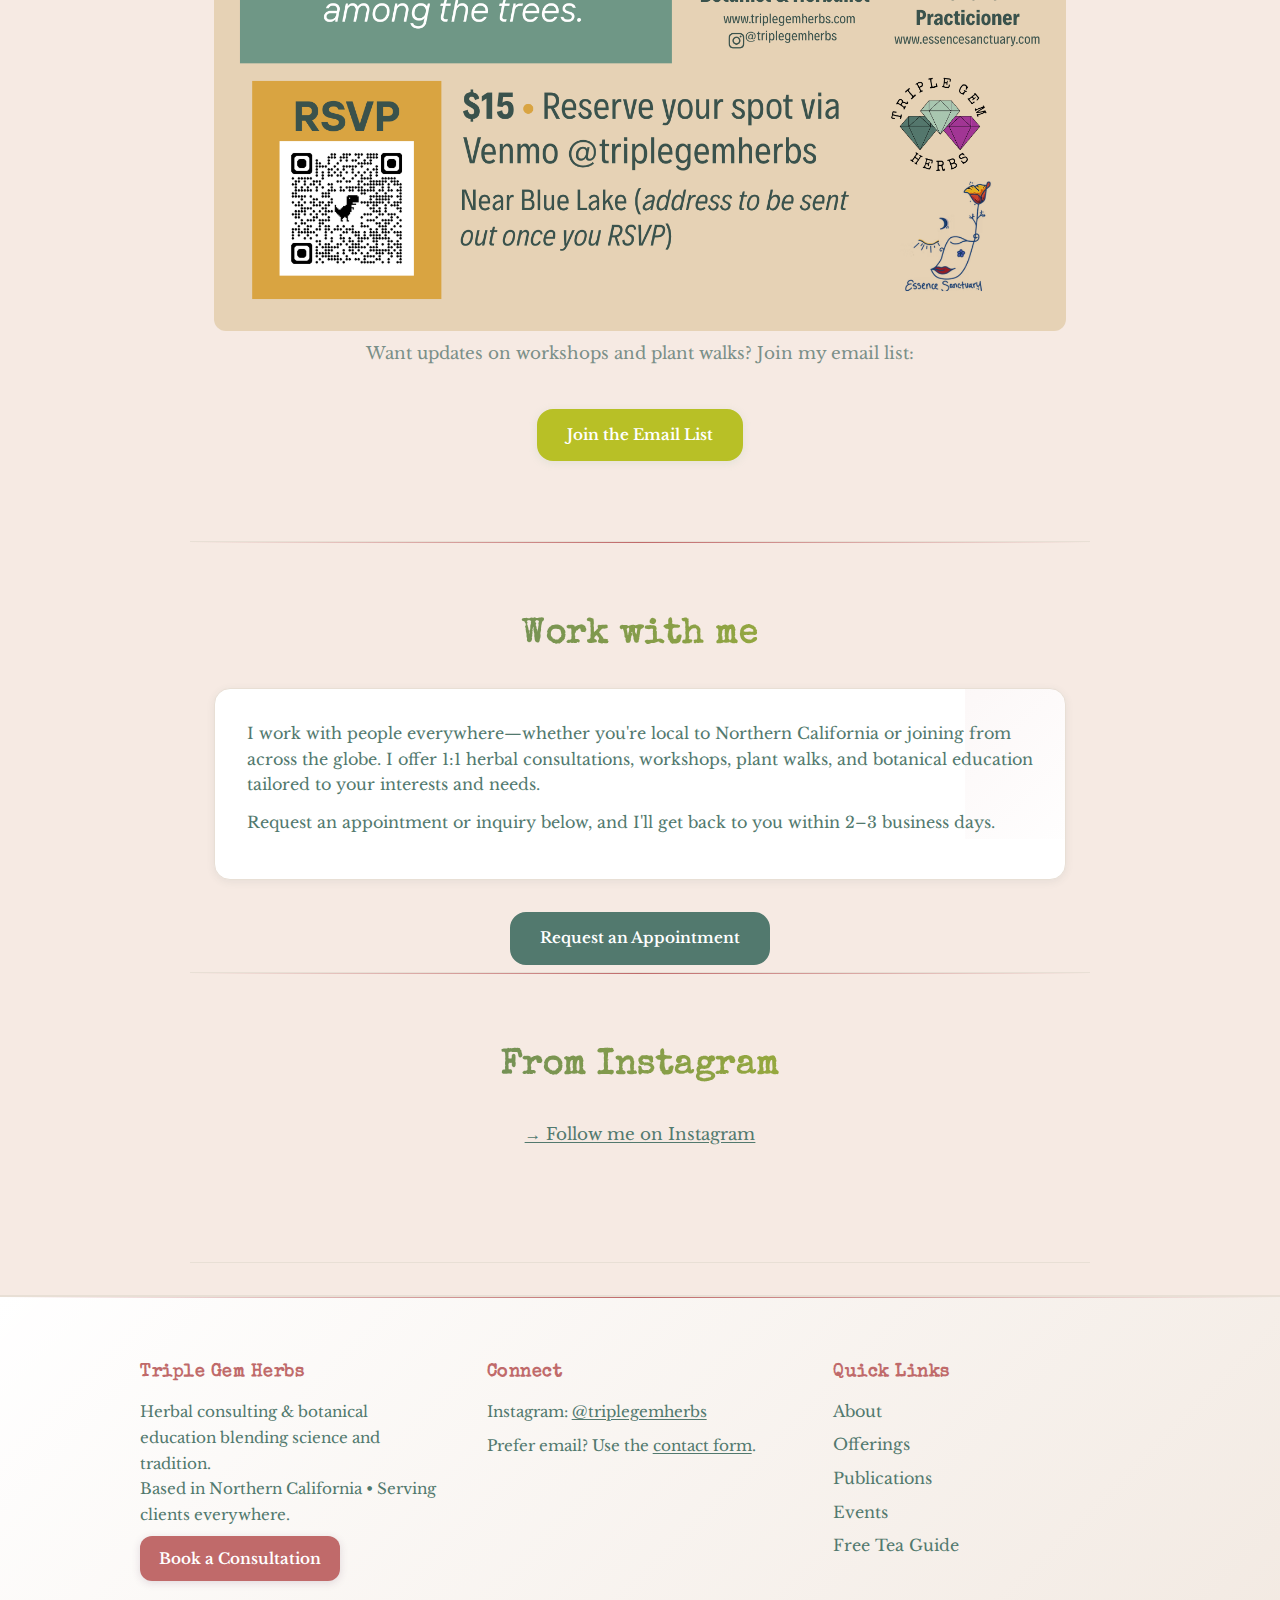
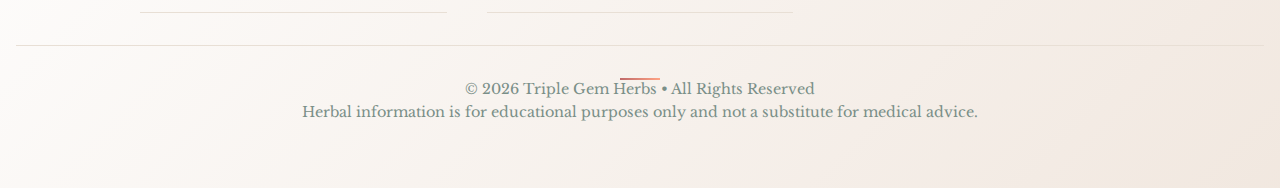
<file: index_old.html>
<!DOCTYPE html>
<html lang="en">
<head>
  <meta name="p:domain_verify" content="021c6849fba1bc161ece2004bd4933d6"/>
  <meta charset="UTF-8" />
  <meta name="viewport" content="width=device-width, initial-scale=1.0" />
  <title>Triple Gem Herbs</title>

  <!-- Meta SEO -->
  <meta name="description" content="Triple Gem Herbs offers herbal consulting, botanical education, and grounded guidance rooted in science and tradition.">
  <meta name="keywords" content="herbalist, herbal consulting, herbal education, ethnobotany, plant medicine, triple gem herbs, herbal workshops, herbal tea guide">
  <meta name="author" content="Jasmine Zenderland">

  <!-- Open Graph -->
  <meta property="og:title" content="Triple Gem Herbs">
  <meta property="og:description" content="Herbal consulting and botanical education rooted in science and tradition.">
  <meta property="og:type" content="website">
  <meta property="og:url" content="https://triplegemherbs.com">
  <meta property="og:image" content="jasmine2.jpeg">

  <!-- Twitter Card -->
  <meta name="twitter:card" content="summary_large_image">
  <meta name="twitter:title" content="Triple Gem Herbs">
  <meta name="twitter:description" content="Herbal consulting and botanical education rooted in science and tradition.">
  <meta name="twitter:image" content="jasmine2.jpeg">

  <!-- JSON-LD Schema -->
  <script type="application/ld+json">
  {
    "@context": "https://schema.org",
    "@type": "LocalBusiness",
    "name": "Triple Gem Herbs",
    "image": "assets/newlogo.png",
    "url": "https://triplegemherbs.com",
    "description": "Herbal consulting, plant walks, and botanical education blending science and tradition.",
    "email": "triplegemherbs@gmail.com",
    "founder": { "@type": "Person", "name": "Jasmine Zenderland" },
    "sameAs": ["https://www.instagram.com/triplegemherbs"]
  }
  </script>

  <!-- Fonts -->
  <link href="https://fonts.googleapis.com/css2?family=Libre+Baskerville&family=Special+Elite&family=Beth+Ellen&display=swap" rel="stylesheet">
  <link rel="icon" type="image/png" href="favicon.png" />
  <link rel="stylesheet" href="assets/css/styles.css">
</head>

<body>

  <!-- HEADER (loaded from partial) -->
  <div id="site-header"></div>

  <!-- HERO -->
  <section id="hero">
    <h1 class="hero-title">Personalized Herbal Consultations & Botanical Education</h1>
    <p class="hero-subtitle">
      For people who want practical, science-backed herbal guidance tailored to their unique needs. Whether you're new to herbs or deepening your practice, I offer 1:1 consultations, workshops, and plant walks grounded in both traditional wisdom and modern research.
    </p>

    <div class="hero-cta">
      <a href="contact.html" class="btn btn-primary">Book a Free Intro Call</a>
      <a href="offerings.html" class="btn btn-secondary">Explore Offerings</a>
    </div>
  </section>







  <!-- PUBLICATIONS -->
  <section id="publications">
    <h2>Publications & Features</h2>
    <p>Jasmine’s work has been featured in scientific journals, policy briefs, and educational platforms.</p>

    <article class="pub-item">
      <h3>Food as Medicine: Lion’s Mane (<em>Hericium erinaceus</em>)</h3>
      <p><em>HerbalEGram</em>, American Botanical Council — September 2024</p>
      <p>Co-authored feature exploring traditional uses, modern research, and culinary applications of lion’s mane mushroom.</p>
      <a href="https://www.herbalgram.org/resources/herbalegram/volumes/volume-21/issue-9-september/news-and-features-3-1/fam-lions-mane/" target="_blank" class="pub-link" rel="noopener">Read Article →</a>
    </article>

    <article class="pub-item">
      <h3>The Use of “Use Value”: Quantifying Importance in Ethnobotany</h3>
      <p><em>Economic Botany</em> (Springer) — October 2019</p>
      <p>Peer-reviewed study examining how “use value” varies between cultivated and wild plants across ethnobotanical datasets.</p>
      <a href="https://link.springer.com/article/10.1007/s12231-019-09480-1" target="_blank" class="pub-link" rel="noopener">Read Article →</a>
    </article>

    <article class="pub-item">
      <h3>Herbal Supplements and Consumer Safety</h3>
      <p>MOST Policy Initiative / AAAS — August 2023</p>
      <p>Community science note on regulation, safety challenges, and consumer considerations of herbal supplements in Missouri.</p>
      <a href="https://mostpolicyinitiative.org/wp-content/uploads/2023/12/Most-Note-Herbal-Supplements-9_25_23.pdf" target="_blank" class="pub-link" rel="noopener">Read Brief →</a>
    </article>
  </section>

  <!-- FIELD PHOTOS -->
  <section id="field-photos">
    <h2>Field Photos</h2>
    <div class="photo-gallery">
      <img src="assets/field-1.jpg" alt="Field photo 1" class="gallery-photo" />
      <img src="assets/field-2.jpg" alt="Field photo 2" class="gallery-photo" />
      <img src="assets/field-3.jpg" alt="Field photo 3" class="gallery-photo" />
    </div>
  </section>

  <!-- FREE GUIDE -->
  <section class="cta-box">
    <h2>Get Your Free Herbal Tea Guide</h2>
    <p>
      Discover time-tested brewing techniques, seasonal energetics, and simple add-ins—grounded in tradition and backed by plant science.
    </p>
    <a href="https://beacons.ai/triplegemherbs" target="_blank" rel="noopener">Download the Guide</a>
  </section>
  
<!-- FOOD AS MEDICINE ZINE -->
<section id="zine">
  <h2>Food as Medicine Zine</h2>

  <div class="text-center mt-1">
    <a href="zine.html" title="Read the full zine page">
      <img src="assets/food-as-medicine-zine.jpg" alt="Food as Medicine zine cover" class="zine-cover">
    </a>
  </div>

  <p class="text-center mt-1">
    A food-as-medicine zine exploring everyday herbalism through plants, tradition,
    and practical kitchen wisdom.
  </p>

  <div class="text-center mt-1">
    <a href="zine.html" class="btn btn-secondary">Read the Zine</a>
  </div>
</section>



  <!-- EVENTS -->
  <section id="events">
    <h2>Upcoming Events</h2>

    <div class="event-flier">
      <img src="assets/Redwoodwalk.png" alt="Upcoming Event Flier" style="max-width: 100%; height: auto; border-radius: 12px;" />
    </div>

    <p class="text-center mt-2">
      Want updates on workshops and plant walks? Join my email list:
    </p>

    <div class="text-center">
      <a href="https://beacons.ai/triplegemherbs" target="_blank" rel="noopener" class="btn btn-secondary">
        Join the Email List
      </a>
    </div>
  </section>

  <!-- CONTACT -->
  <section id="contact">
    <h2>Work with me</h2>

    <div class="contact-card">
      <p>I work with people everywhere—whether you're local to Northern California or joining from across the globe. I offer 1:1 herbal consultations, workshops, plant walks, and botanical education tailored to your interests and needs.</p>
      <p>Request an appointment or inquiry below, and I'll get back to you within 2–3 business days.</p>
    </div>

    <div class="text-center mt-2">
      <a href="https://docs.google.com/forms/d/e/1FAIpQLSf7jqid133_2frnXXX8dXt4ohwAALdVuHgyn7K1QARzbEYwbA/viewform?usp=dialog" target="_blank" rel="noopener" class="btn btn-primary">Request an Appointment</a>
    </div>
  </section>

  <!-- INSTAGRAM -->
  <section id="instagram">
    <h2>From Instagram</h2>
    <p class="text-center">
      <a href="https://www.instagram.com/triplegemherbs/" target="_blank" rel="noopener" class="text-teal font-bold">→ Follow me on Instagram</a>
    </p>
  </section>

  <!-- FOOTER (loaded from partial) -->
  <div id="site-footer"></div>

  <script src="assets/js/partials.js" defer></script>

</body>
</html>
</file>
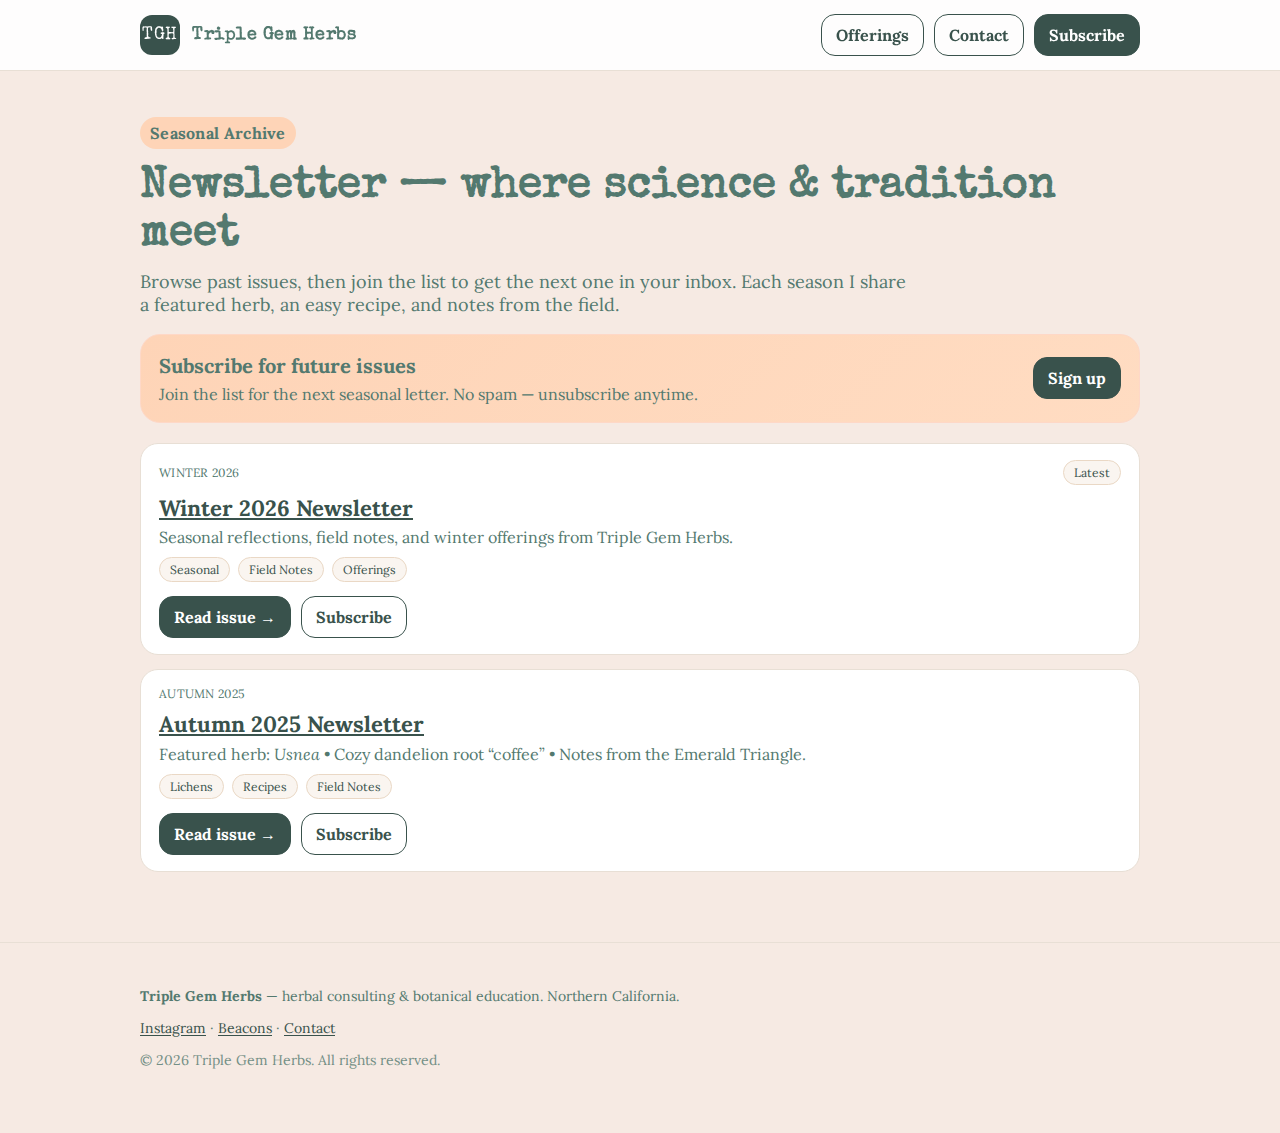
<file: newsletter.html>
<!DOCTYPE html>
<html lang="en">
<head>
  <meta charset="UTF-8" />
  <meta name="viewport" content="width=device-width, initial-scale=1" />
  <title>Newsletter Archive • Triple Gem Herbs</title>
  <meta name="description" content="Seasonal newsletter archive from Triple Gem Herbs — where science and tradition meet. Read past issues and subscribe for the next one." />

  <link href="https://fonts.googleapis.com/css2?family=Special+Elite&family=Lora:wght@400;600;700&display=swap" rel="stylesheet">

  <meta property="og:title" content="Newsletter Archive • Triple Gem Herbs" />
  <meta property="og:description" content="Read past issues and subscribe to the Triple Gem Herbs seasonal newsletter." />
  <meta property="og:type" content="website" />
  <meta property="og:image" content="assets/og-cover.jpg" />

  <style>
    :root{
      --primary:#39524c;
      --primary-dark:#53796f;
      --accent:#fed4b7;
      --accent-light:#96bc9e;
      --bg:#f6eae3;
      --text:#53796f;
    }
    html,body{margin:0;padding:0;font-family:"Lora",serif;color:var(--text);background:var(--bg);}
    a{color:var(--primary);text-decoration:underline;text-underline-offset:2px;}
    .container{width:min(1000px,92vw);margin:0 auto;}

    header{position:sticky;top:0;z-index:10;background:rgba(255,255,255,.9);backdrop-filter:blur(8px);border-bottom:1px solid #e8dfd5;}
    .nav{display:flex;align-items:center;justify-content:space-between;padding:14px 0;gap:16px;}
    .brand{display:flex;align-items:center;gap:12px;text-decoration:none;color:inherit;}
    .brand-mark{width:40px;height:40px;border-radius:12px;background:var(--primary);display:grid;place-items:center;color:#fff;font-family:"Special Elite",serif;font-size:18px;letter-spacing:.5px;}
    .brand h1{font-family:"Special Elite",serif;font-size:18px;margin:0;letter-spacing:.5px;}
    .nav-links{display:flex;gap:10px;flex-wrap:wrap;justify-content:flex-end;}
    .btn{display:inline-block;padding:10px 14px;border-radius:14px;border:1px solid var(--primary);color:var(--primary);text-decoration:none;font-weight:700;}
    .btn.fill{background:var(--primary);color:#fff;border-color:var(--primary);}

    .hero{padding:46px 0 18px;}
    .eyebrow{display:inline-block;background:var(--accent);color:var(--primary-dark);font-weight:800;padding:6px 10px;border-radius:999px;letter-spacing:.3px;}
    .hero h2{font-family:"Special Elite",serif;font-size:clamp(28px,5vw,44px);line-height:1.1;margin:14px 0 10px;}
    .hero p{font-size:clamp(16px,2.5vw,18px);margin:0;max-width:70ch;color:var(--text);}

    .subscribe{background:linear-gradient(135deg,var(--accent),#ffdcc2);border:1px solid #fed8c7;border-radius:20px;padding:18px;display:flex;align-items:center;justify-content:space-between;gap:16px;flex-wrap:wrap;}
    .subscribe h4{margin:0;font-size:20px;}
    .subscribe p{margin:6px 0 0;color:var(--primary-dark);}
    .subscribe .copy{max-width:70ch}

    .archive{padding:20px 0 70px;display:grid;gap:14px;}
    .card{background:#fff;border:1px solid #e8dfd5;border-radius:18px;padding:16px 18px;}
    .meta-top{display:flex;align-items:baseline;justify-content:space-between;gap:12px;flex-wrap:wrap;}
    .meta time{font-size:12px;color:var(--text-light);letter-spacing:.3px;text-transform:uppercase;}
    .meta h3{margin:10px 0 6px;font-size:22px;line-height:1.2;}
    .meta p{margin:0;color:var(--text);max-width:80ch;}
    .chips{margin-top:10px;display:flex;flex-wrap:wrap;gap:8px;}
    .chip{font-size:12px;background:#faf5f0;color:var(--primary);border-radius:999px;padding:4px 10px;border:1px solid #ead8c5;}
    .actions{margin-top:14px;display:flex;gap:10px;flex-wrap:wrap;}

    footer{border-top:1px solid #e8dfd5;padding:30px 0 50px;font-size:14px;color:var(--text-light);}
  </style>
</head>

<body>
  <header>
    <div class="container nav">
      <a href="index.html" class="brand" aria-label="Back to home">
        <div class="brand-mark">TGH</div>
        <h1>Triple Gem Herbs</h1>
      </a>
      <nav class="nav-links" aria-label="Site">
        <a class="btn" href="index.html#offerings">Offerings</a>
        <a class="btn" href="index.html#contact">Contact</a>
        <a class="btn fill" href="#subscribe">Subscribe</a>
      </nav>
    </div>
  </header>

  <main class="container">
    <section class="hero" aria-labelledby="archive-heading">
      <span class="eyebrow">Seasonal Archive</span>
      <h2 id="archive-heading">Newsletter — where science & tradition meet</h2>
      <p>Browse past issues, then join the list to get the next one in your inbox. Each season I share a featured herb, an easy recipe, and notes from the field.</p>
    </section>

    <section id="subscribe" class="subscribe" aria-labelledby="subscribe-heading">
      <div class="copy">
        <h4 id="subscribe-heading">Subscribe for future issues</h4>
        <p>Join the list for the next seasonal letter. No spam — unsubscribe anytime.</p>
      </div>
      <a class="btn fill" href="https://beacons.ai/triplegemherbs" target="_blank" rel="noopener">Sign up</a>
    </section>

    <section class="archive" aria-label="Past issues">

      <!-- Winter -->
      <article class="card meta">
        <div class="meta-top">
          <time datetime="2026-01-01">Winter 2026</time>
          <span class="chip">Latest</span>
        </div>
        <h3>
          <a href="https://preview.mailerlite.io/preview/1844714/emails/175589474235843586" target="_blank" rel="noopener">
            Winter 2026 Newsletter
          </a>
        </h3>
        <p>Seasonal reflections, field notes, and winter offerings from Triple Gem Herbs.</p>
        <div class="chips" aria-label="Tags">
          <span class="chip">Seasonal</span>
          <span class="chip">Field Notes</span>
          <span class="chip">Offerings</span>
        </div>
        <div class="actions">
          <a class="btn fill" href="https://preview.mailerlite.io/preview/1844714/emails/175589474235843586" target="_blank" rel="noopener">Read issue →</a>
          <a class="btn" href="https://beacons.ai/triplegemherbs" target="_blank" rel="noopener">Subscribe</a>
        </div>
      </article>

      <!-- Autumn -->
      <article class="card meta">
        <div class="meta-top">
          <time datetime="2025-10-01">Autumn 2025</time>
        </div>
        <h3>
          <a href="https://preview.mailerlite.io/preview/1844714/emails/167704538000656184" target="_blank" rel="noopener">
            Autumn 2025 Newsletter
          </a>
        </h3>
        <p>Featured herb: <em>Usnea</em> • Cozy dandelion root “coffee” • Notes from the Emerald Triangle.</p>
        <div class="chips" aria-label="Tags">
          <span class="chip">Lichens</span>
          <span class="chip">Recipes</span>
          <span class="chip">Field Notes</span>
        </div>
        <div class="actions">
          <a class="btn fill" href="https://preview.mailerlite.io/preview/1844714/emails/167704538000656184" target="_blank" rel="noopener">Read issue →</a>
          <a class="btn" href="https://beacons.ai/triplegemherbs" target="_blank" rel="noopener">Subscribe</a>
        </div>
      </article>

    </section>
  </main>

  <footer>
    <div class="container">
      <p><strong>Triple Gem Herbs</strong> — herbal consulting & botanical education. Northern California.</p>
      <p>
        <a href="https://instagram.com/triplegemherbs" target="_blank" rel="noopener">Instagram</a> ·
        <a href="https://beacons.ai/triplegemherbs" target="_blank" rel="noopener">Beacons</a> ·
        <a href="index.html#contact">Contact</a>
      </p>
      <p style="opacity:.8">© <span id="year"></span> Triple Gem Herbs. All rights reserved.</p>
    </div>
  </footer>

  <script>
    document.getElementById('year').textContent = new Date().getFullYear();
  </script>
</body>
</html>
</file>
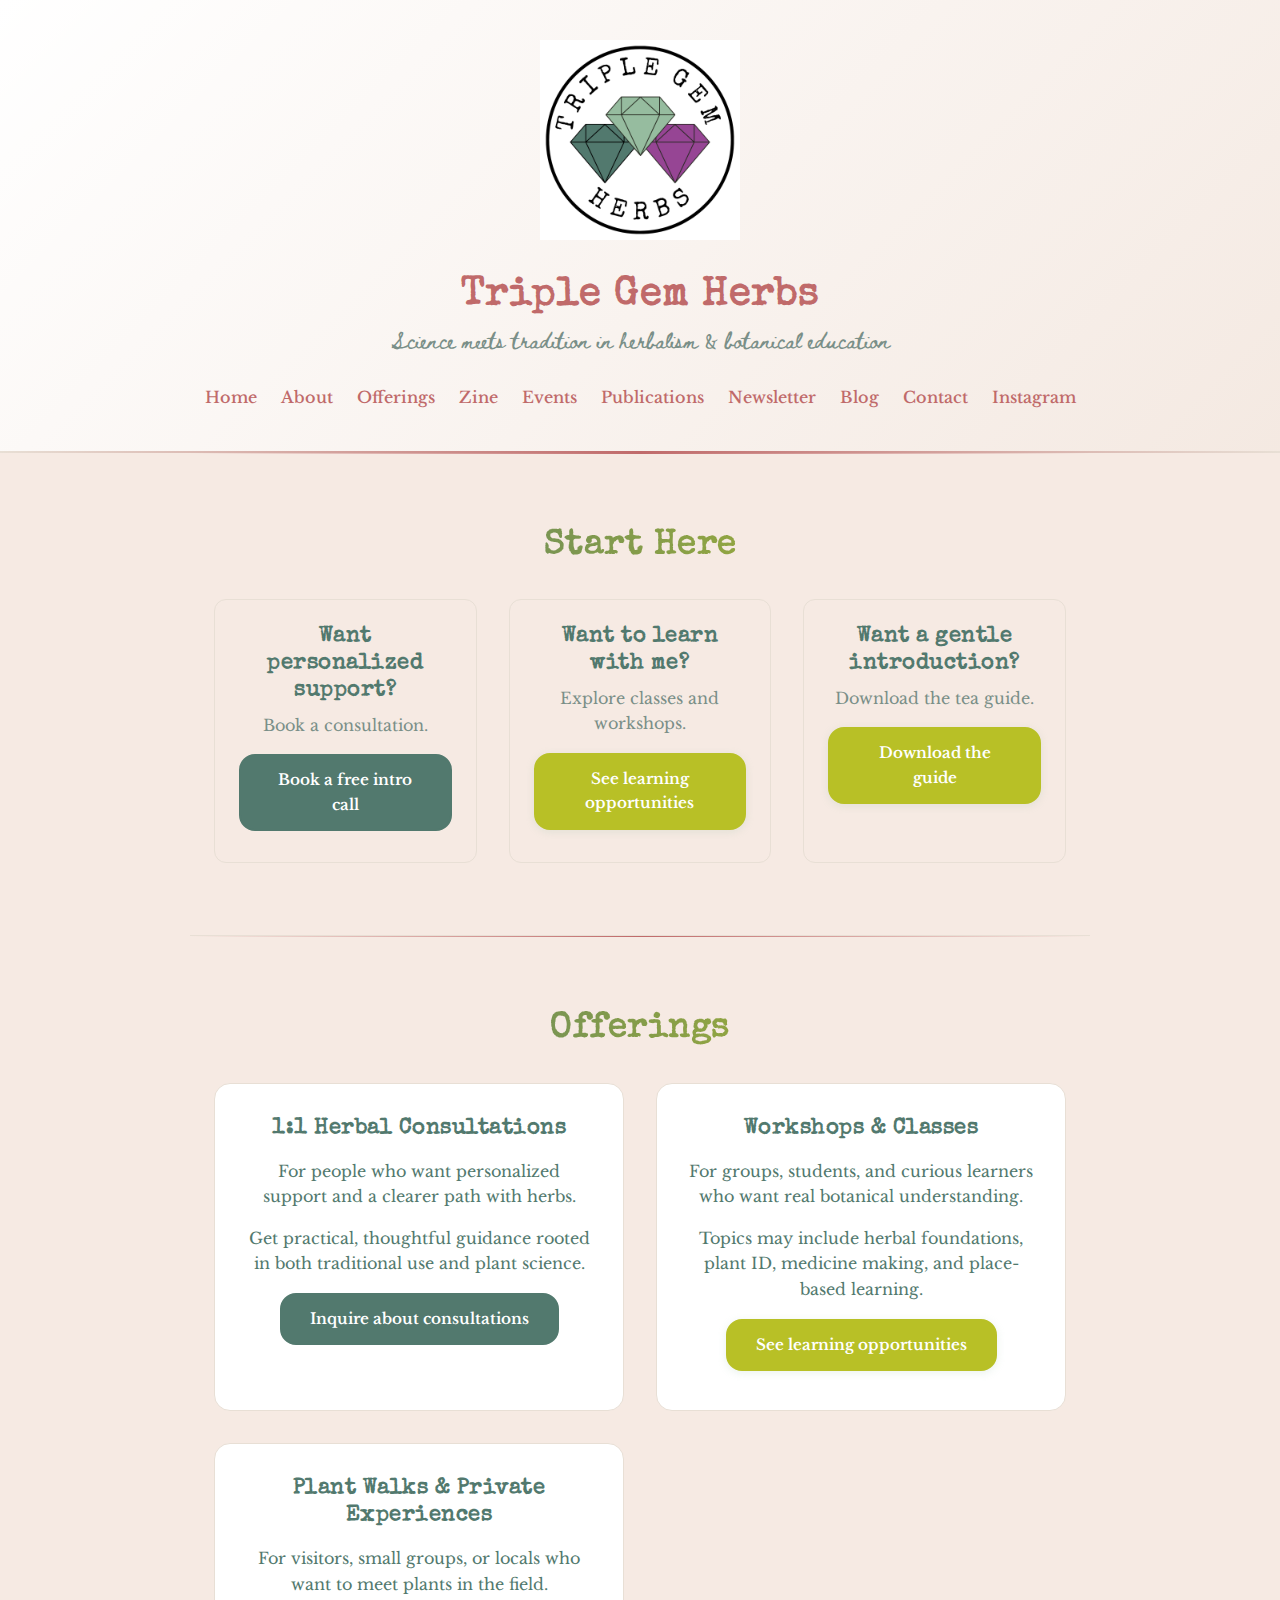
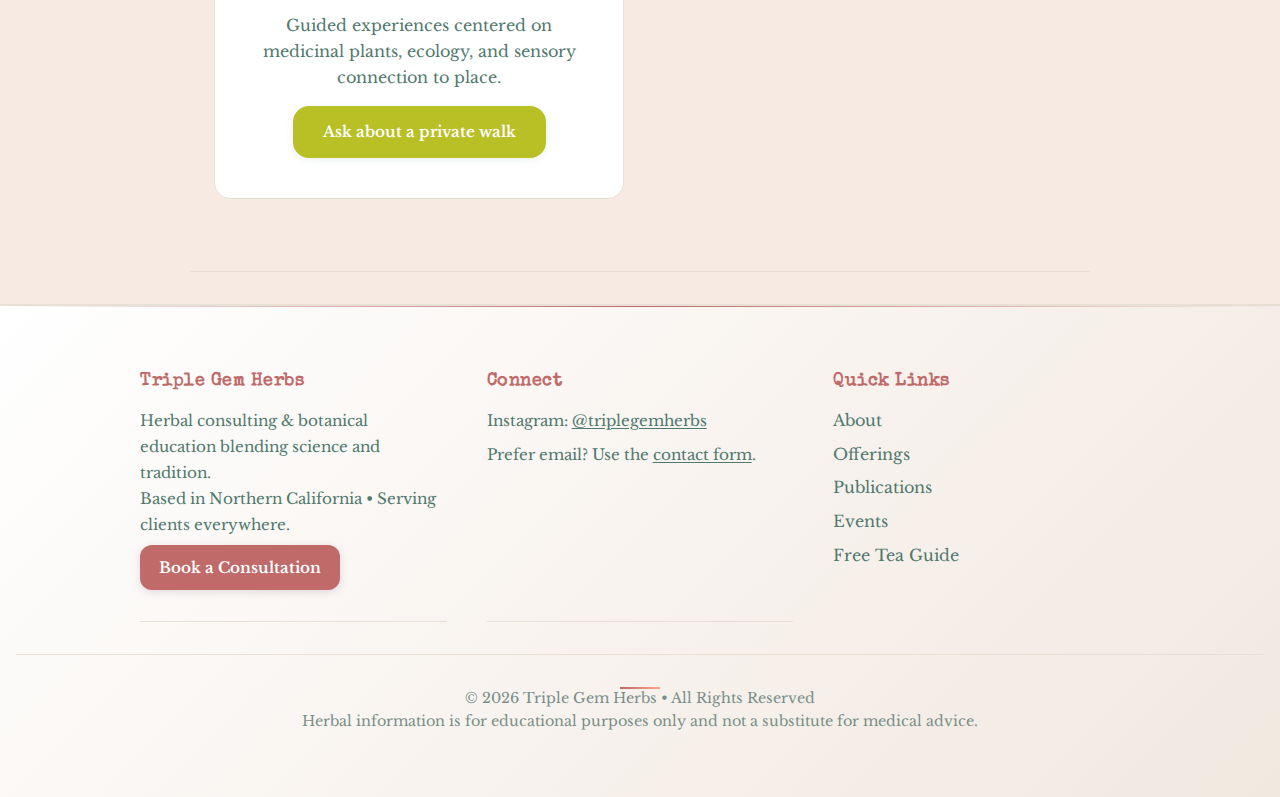
<file: offerings.html>
<!DOCTYPE html>
<html lang="en">
<head>
  <meta charset="UTF-8" />
  <meta name="viewport" content="width=device-width, initial-scale=1.0" />
  <title>Offerings — Triple Gem Herbs</title>
  <link href="https://fonts.googleapis.com/css2?family=Libre+Baskerville&family=Special+Elite&family=Beth+Ellen&display=swap" rel="stylesheet">
  <link rel="icon" type="image/png" href="favicon.png" />
  <link rel="stylesheet" href="assets/css/styles.css">
</head>
<body>
  <div id="site-header"></div>

  <!-- START HERE -->
  <section id="start-here">
    <h2>Start Here</h2>
    <div class="start-options">
      <div class="start-item">
        <h3>Want personalized support?</h3>
        <p>Book a consultation.</p>
        <a href="contact.html" class="btn btn-primary">Book a free intro call</a>
      </div>
      <div class="start-item">
        <h3>Want to learn with me?</h3>
        <p>Explore classes and workshops.</p>
        <a href="events.html" class="btn btn-secondary">See learning opportunities</a>
      </div>
      <div class="start-item">
        <h3>Want a gentle introduction?</h3>
        <p>Download the tea guide.</p>
        <a href="https://beacons.ai/triplegemherbs" target="_blank" class="btn btn-secondary" rel="noopener">Download the guide</a>
      </div>
    </div>
  </section>

  <!-- OFFERINGS -->
  <section id="offerings">
    <h2>Offerings</h2>
    <div class="offerings-cards">
      <div class="offering-card">
        <h3>1:1 Herbal Consultations</h3>
        <p>For people who want personalized support and a clearer path with herbs.</p>
        <p>Get practical, thoughtful guidance rooted in both traditional use and plant science.</p>
        <a href="contact.html" class="btn btn-primary">Inquire about consultations</a>
      </div>
      <div class="offering-card">
        <h3>Workshops & Classes</h3>
        <p>For groups, students, and curious learners who want real botanical understanding.</p>
        <p>Topics may include herbal foundations, plant ID, medicine making, and place-based learning.</p>
        <a href="events.html" class="btn btn-secondary">See learning opportunities</a>
      </div>
      <div class="offering-card">
        <h3>Plant Walks & Private Experiences</h3>
        <p>For visitors, small groups, or locals who want to meet plants in the field.</p>
        <p>Guided experiences centered on medicinal plants, ecology, and sensory connection to place.</p>
        <a href="contact.html" class="btn btn-secondary">Ask about a private walk</a>
      </div>
    </div>
  </section>

  <div id="site-footer"></div>
  <script src="assets/js/partials.js" defer></script>
</body>
</html>
</file>
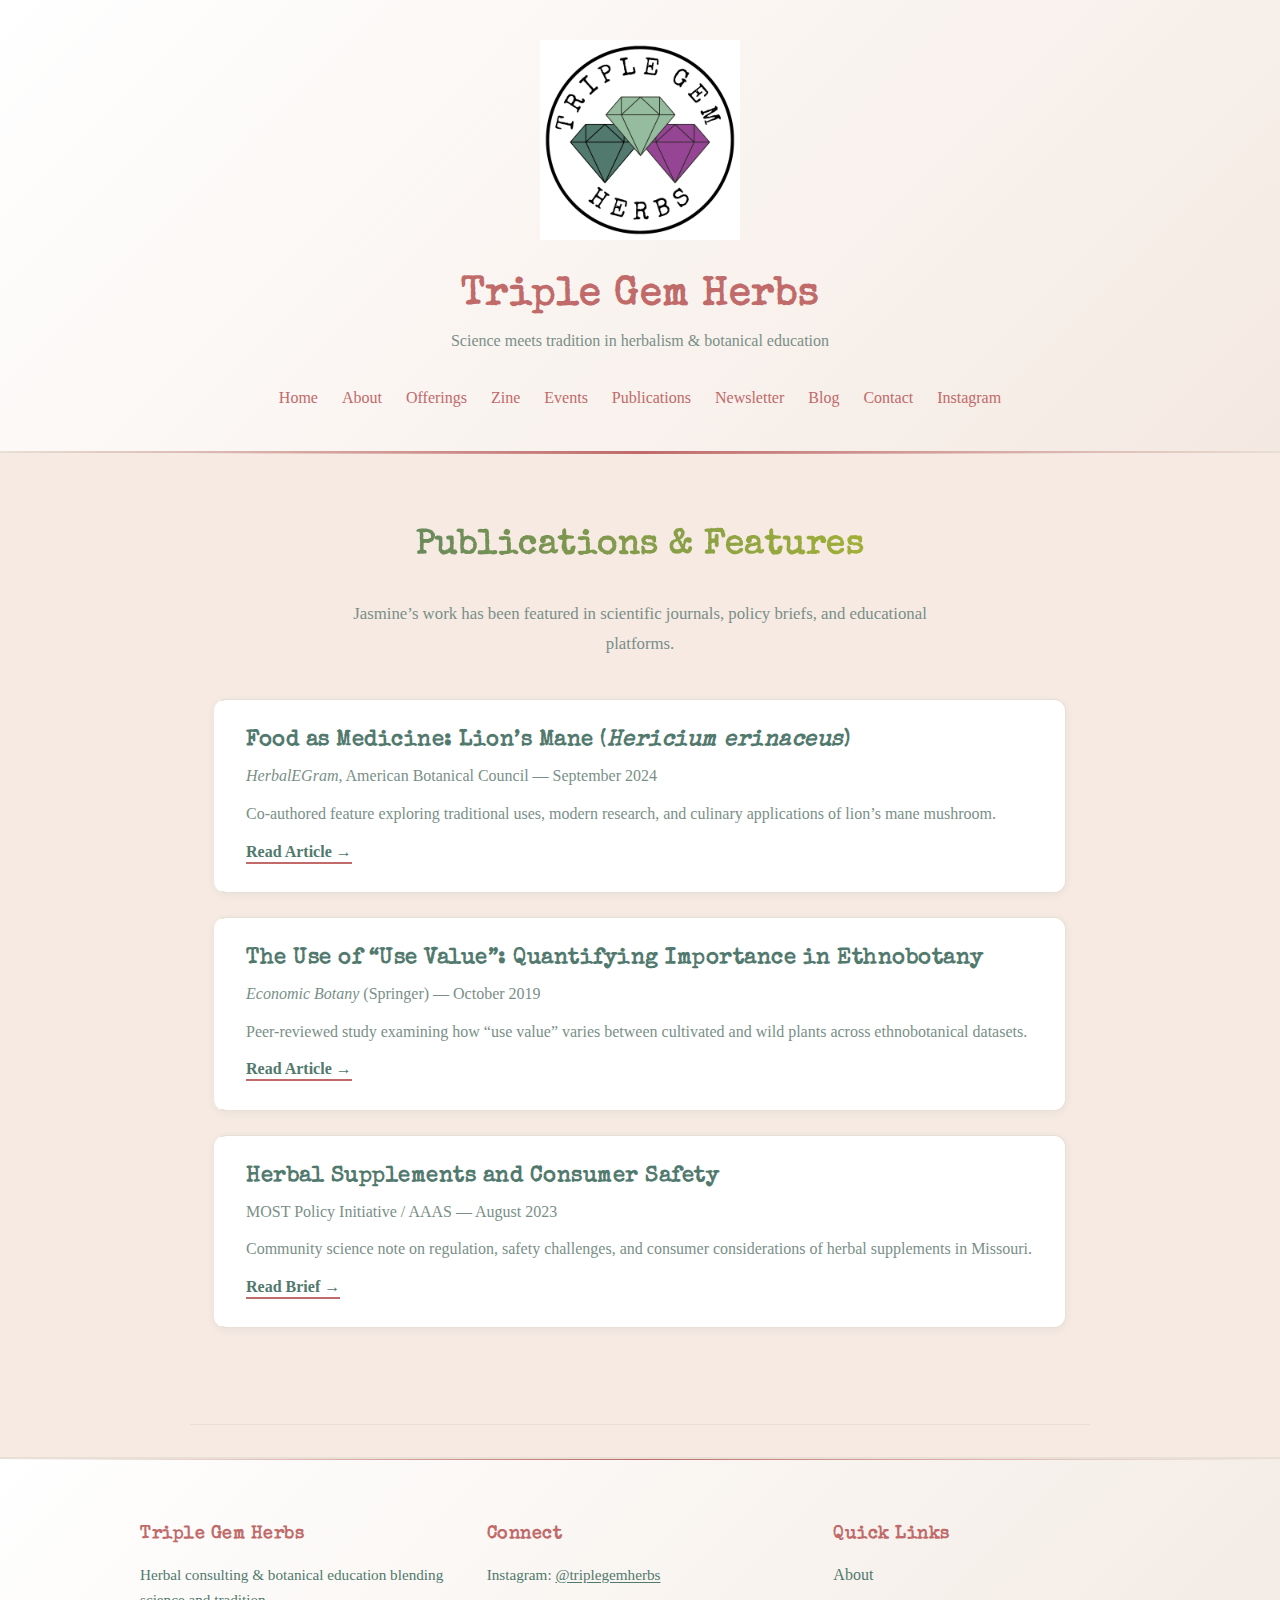
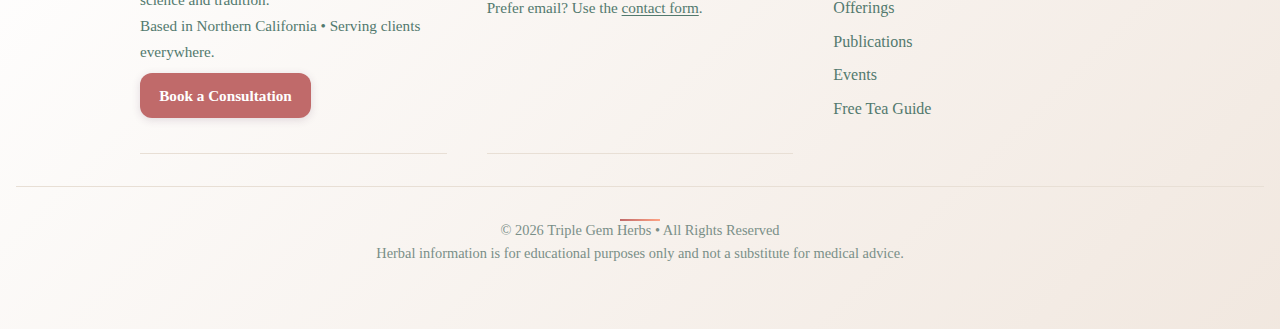
<file: publications.html>
<!DOCTYPE html>
<html lang="en">
<head>
  <meta charset="UTF-8" />
  <meta name="viewport" content="width=device-width, initial-scale=1.0" />
  <title>Publications & Features — Triple Gem Herbs</title>
  <link href="https://fonts.googleapis.com/css2?family=Lora&family=Special+Elite&display=swap" rel="stylesheet">
  <link rel="icon" type="image/png" href="favicon.png" />
  <link rel="stylesheet" href="assets/css/styles.css">
</head>
<body>
  <div id="site-header"></div>

  <section id="publications">
    <h2>Publications & Features</h2>
    <p>Jasmine’s work has been featured in scientific journals, policy briefs, and educational platforms.</p>

    <article class="pub-item">
      <h3>Food as Medicine: Lion’s Mane (<em>Hericium erinaceus</em>)</h3>
      <p><em>HerbalEGram</em>, American Botanical Council — September 2024</p>
      <p>Co-authored feature exploring traditional uses, modern research, and culinary applications of lion’s mane mushroom.</p>
      <a href="https://www.herbalgram.org/resources/herbalegram/volumes/volume-21/issue-9-september/news-and-features-3-1/fam-lions-mane/" target="_blank" class="pub-link" rel="noopener">Read Article →</a>
    </article>

    <article class="pub-item">
      <h3>The Use of “Use Value”: Quantifying Importance in Ethnobotany</h3>
      <p><em>Economic Botany</em> (Springer) — October 2019</p>
      <p>Peer-reviewed study examining how “use value” varies between cultivated and wild plants across ethnobotanical datasets.</p>
      <a href="https://link.springer.com/article/10.1007/s12231-019-09480-1" target="_blank" class="pub-link" rel="noopener">Read Article →</a>
    </article>

    <article class="pub-item">
      <h3>Herbal Supplements and Consumer Safety</h3>
      <p>MOST Policy Initiative / AAAS — August 2023</p>
      <p>Community science note on regulation, safety challenges, and consumer considerations of herbal supplements in Missouri.</p>
      <a href="https://mostpolicyinitiative.org/wp-content/uploads/2023/12/Most-Note-Herbal-Supplements-9_25_23.pdf" target="_blank" class="pub-link" rel="noopener">Read Brief →</a>
    </article>
  </section>

  <div id="site-footer"></div>
  <script src="assets/js/partials.js" defer></script>
</body>
</html>
</file>
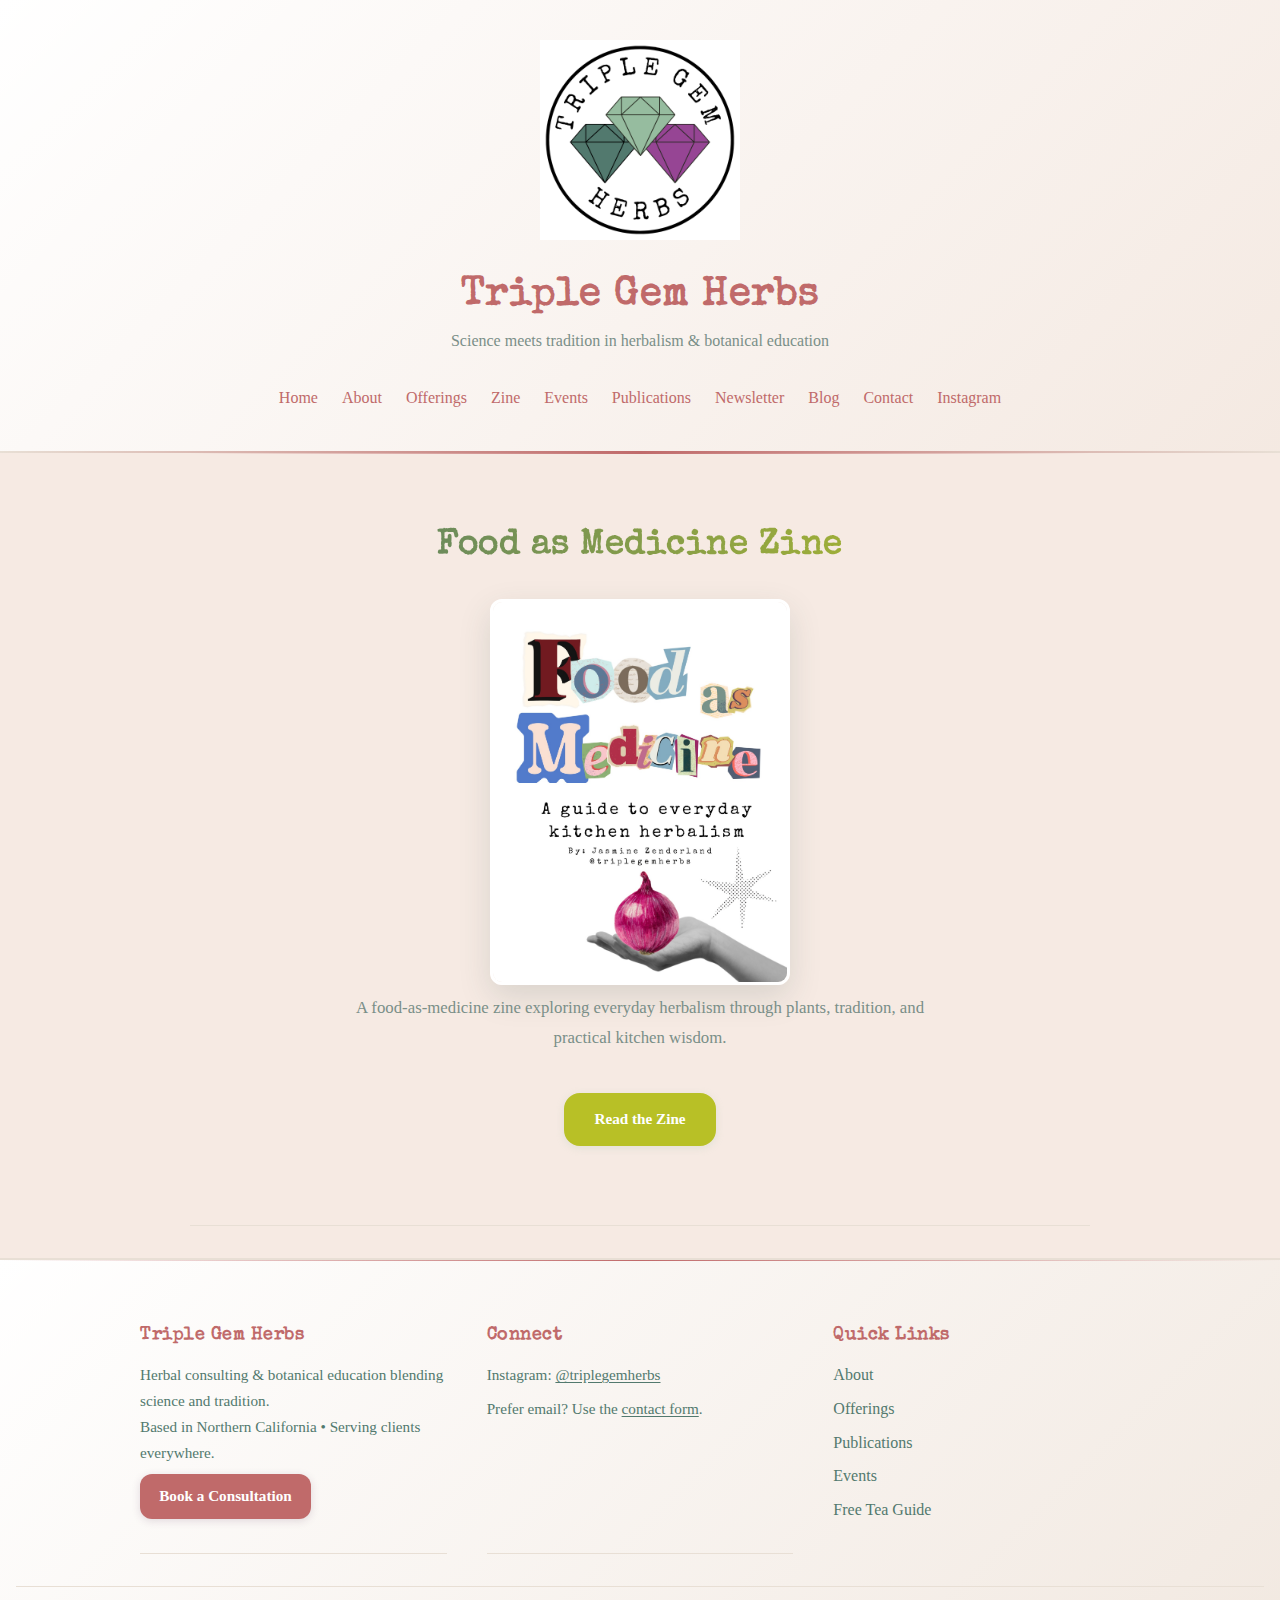
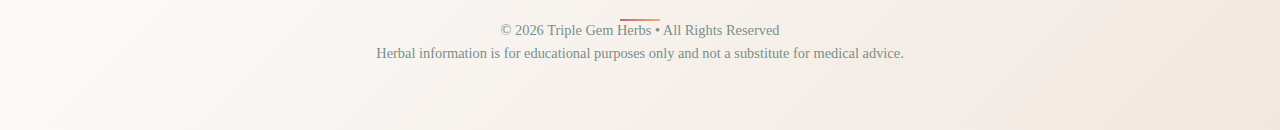
<file: zine.html>
<!DOCTYPE html>
<html lang="en">
<head>
  <meta charset="UTF-8" />
  <meta name="viewport" content="width=device-width, initial-scale=1.0" />
  <title>Food as Medicine Zine — Triple Gem Herbs</title>
  <link href="https://fonts.googleapis.com/css2?family=Lora&family=Special+Elite&display=swap" rel="stylesheet">
  <link rel="icon" type="image/png" href="favicon.png" />
  <link rel="stylesheet" href="assets/css/styles.css">
</head>
<body>
  <div id="site-header"></div>

  <section id="zine">
    <h2>Food as Medicine Zine</h2>

    <div class="text-center mt-1">
      <a href="https://shop.beacons.ai/triplegemherbs/b6b7e6c7-570a-4bb5-85e5-ed9c13bcb980" target="_blank" rel="noopener">
        <img src="assets/food-as-medicine-zine.jpg" alt="Food as Medicine zine cover" class="zine-cover">
      </a>
    </div>

    <p class="text-center mt-1">
      A food-as-medicine zine exploring everyday herbalism through plants, tradition,
      and practical kitchen wisdom.
    </p>

    <div class="text-center mt-1">
      <a href="https://shop.beacons.ai/triplegemherbs/b6b7e6c7-570a-4bb5-85e5-ed9c13bcb980" target="_blank" rel="noopener" class="btn btn-secondary">Read the Zine</a>
    </div>
  </section>

  <div id="site-footer"></div>
  <script src="assets/js/partials.js" defer></script>
</body>
</html>
</file>
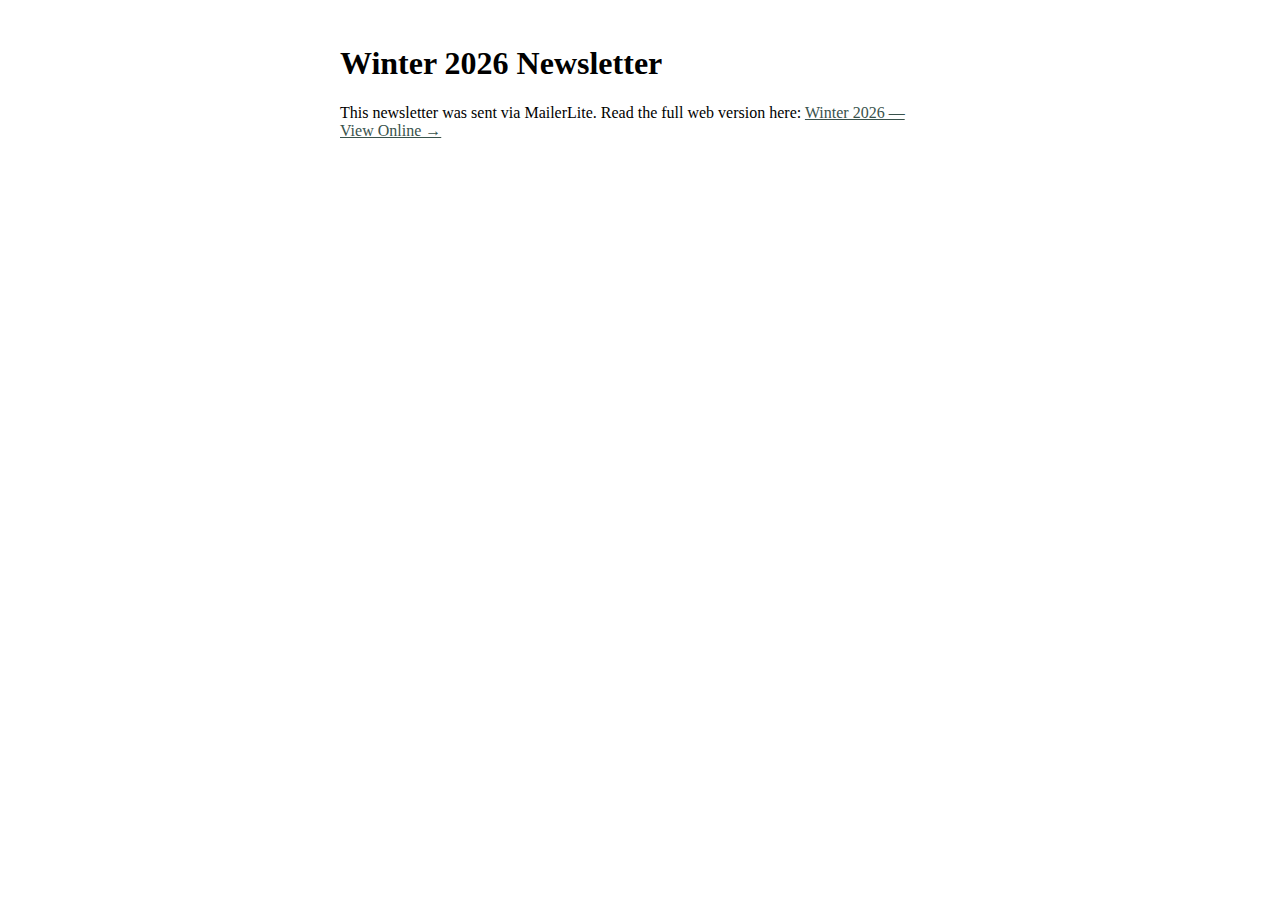
<file: newsletters/winter-2026.html>
<!doctype html>
<html lang="en">
<head>
  <meta charset="utf-8" />
  <meta name="viewport" content="width=device-width,initial-scale=1" />
  <title>Winter 2026 Newsletter | Triple Gem Herbs</title>
  <style>
    body { font-family: Georgia, serif; margin: 0; padding: 0; }
    .wrap { max-width: 600px; margin: 0 auto; padding: 24px 16px 60px; }
    a { color: #39524c; }
  </style>
</head>
<body>
  <div class="wrap">
    <h1>Winter 2026 Newsletter</h1>
    <p>
      This newsletter was sent via MailerLite. Read the full web version here:
      <a href="https://preview.mailerlite.io/emails/webview/1844714/175748955669268044" target="_blank" rel="noopener">
        Winter 2026 — View Online →
      </a>
    </p>
  </div>
</body>
</html>
</file>
<file: assets/css/styles.css>
/* Color System */
:root {
  --primary: #52796e;
  --primary-dark: #c06a6a;
  --accent: #ffa384;
  --accent-light: #b8c026;
  --accent-pop: #c06a6a;
  --bg: #f6eae3;
  --text: #52796e;
  --text-light: #7a8f88;
  --border: #e8dfd5;
  --white: #ffffff;
}

/* Reset & Base Styles */
* {
  margin: 0;
  padding: 0;
  box-sizing: border-box;
}

html, body {
  font-family: "Libre Baskerville", serif;
  font-size: 16px;
  line-height: 1.6;
  color: var(--text);
  background-color: var(--bg);
}

h1, h2, h3, h4, h5, h6 {
  font-family: "Special Elite", serif;
  color: var(--primary-dark);
  line-height: 1.2;
  margin-bottom: 1.5rem;
  letter-spacing: 0.5px;
}

h2 {
  background: linear-gradient(90deg, var(--primary) 0%, var(--accent-light) 100%);
  -webkit-background-clip: text;
  -webkit-text-fill-color: transparent;
  background-clip: text;
  font-size: 2.5rem;
}

h3 {
  font-size: 1.4rem;
  color: var(--primary);
}

p {
  margin-bottom: 1rem;
}

a {
  color: var(--primary);
  text-decoration: underline;
  text-underline-offset: 2px;
  transition: color 0.2s ease;
}

a:hover {
  color: var(--primary-dark);
}

/* Header */
header {
  text-align: center;
  padding: 2.5rem 1rem;
  border-bottom: 2px solid var(--border);
  background: linear-gradient(135deg, var(--white), rgba(150, 188, 158, 0.02));
  position: relative;
}

header::after {
  content: '';
  position: absolute;
  bottom: -2px;
  left: 0;
  right: 0;
  height: 2px;
  background: linear-gradient(90deg, transparent, var(--accent-pop), transparent);
}

header h1 {
  font-size: 2.5rem;
  margin: 0.5rem 0;
}

header p.tagline {
  font-family: "Beth Ellen", cursive;
  color: var(--text-light);
  margin-bottom: 2rem;
}

header .site-logo {
  max-width: 200px;
  height: auto;
  margin-bottom: 1rem;
}

/* Navigation */
nav ul {
  list-style: none;
  display: flex;
  flex-wrap: wrap;
  justify-content: center;
  gap: 1.5rem;
}

nav a {
  color: var(--primary-dark);
  text-decoration: none;
  font-weight: 500;
  border-bottom: 2px solid transparent;
  padding-bottom: 0.25rem;
  transition: all 0.3s ease;
  position: relative;
}

nav a::after {
  content: '';
  position: absolute;
  bottom: -2px;
  left: 0;
  width: 0;
  height: 2px;
  background: linear-gradient(90deg, var(--accent-pop), var(--accent));
  transition: width 0.3s ease;
}

nav a:hover::after {
  width: 100%;
}

/* Hero Section */
#hero {
  padding: 5rem 1rem;
  text-align: center;
  background: linear-gradient(135deg, rgba(249, 239, 231, 0.5), rgba(150, 188, 158, 0.1));
  position: relative;
  overflow: hidden;
}

#hero::after {
  content: '';
  position: absolute;
  bottom: -100px;
  right: -100px;
  width: 300px;
  height: 300px;
  background: radial-gradient(circle, rgba(74, 35, 73, 0.05), transparent);
  border-radius: 50%;
}

.hero-title {
  font-size: clamp(2rem, 5vw, 3.5rem);
  margin-bottom: 1.5rem;
  color: var(--primary-dark);
  position: relative;
  z-index: 1;
  letter-spacing: -1px;
}

.hero-subtitle {
  font-size: 1.15rem;
  max-width: 60ch;
  margin: 0 auto 2rem;
  color: var(--text-light);
  position: relative;
  z-index: 1;
  line-height: 1.8;
}

.hero-cta {
  display: flex;
  gap: 1.5rem;
  justify-content: center;
  flex-wrap: wrap;
  position: relative;
  z-index: 1;
  margin-top: 2rem;
}

/* Buttons */
.btn {
  display: inline-block;
  padding: 0.75rem 1.75rem;
  border-radius: 16px;
  border: 2px solid var(--primary);
  color: var(--primary);
  text-decoration: none;
  font-weight: 600;
  font-size: 0.95rem;
  transition: all 0.3s ease;
  cursor: pointer;
  position: relative;
  overflow: hidden;
}

.btn::before {
  content: '';
  position: absolute;
  top: 0;
  left: -100%;
  width: 100%;
  height: 100%;
  background: var(--primary);
  transition: left 0.3s ease;
  z-index: -1;
}

.btn:hover::before {
  left: 0;
}

.btn:hover {
  color: var(--white);
  box-shadow: 0 4px 12px rgba(57, 82, 76, 0.2);
}

.btn.btn-primary {
  background-color: var(--primary);
  color: var(--white);
  border-color: var(--primary);
}

.btn.btn-primary::before {
  background: var(--primary-dark);
}

.btn.btn-primary:hover {
  color: var(--white);
  box-shadow: 0 6px 16px rgba(57, 82, 76, 0.25);
}

.btn.btn-secondary {
  background-color: var(--accent-light);
  color: var(--white);
  border-color: var(--accent-light);
  box-shadow: 0 2px 8px rgba(150, 188, 158, 0.2);
}

.btn.btn-secondary::before {
  background: #7fa77f;
}

.btn.btn-secondary:hover {
  color: var(--white);
  box-shadow: 0 6px 16px rgba(150, 188, 158, 0.3);
}

.btn.btn-accent-pop {
  background-color: var(--accent-pop);
  color: var(--white);
  border-color: var(--accent-pop);
  box-shadow: 0 2px 8px rgba(74, 35, 73, 0.2);
}

.btn.btn-accent-pop::before {
  background: #6a3361;
}

.btn.btn-accent-pop:hover {
  color: var(--white);
  box-shadow: 0 6px 16px rgba(74, 35, 73, 0.3);
}

/* Main Content Sections */
section {
  max-width: 900px;
  margin: 0 auto;
  padding: 4.5rem 1.5rem;
  border-bottom: 1px solid var(--border);
  position: relative;
}

section::before {
  content: '';
  position: absolute;
  top: 0;
  left: 0;
  right: 0;
  height: 1px;
  background: linear-gradient(90deg, transparent, var(--accent-pop), transparent);
}

section h2 {
  font-size: 2.2rem;
  margin-bottom: 2rem;
  text-align: center;
}

section > p:first-of-type {
  text-align: center;
  max-width: 70ch;
  margin: 0 auto 2.5rem;
  color: var(--text-light);
  font-size: 1.05rem;
  line-height: 1.8;
}

/* About Section */
.about-container {
  display: grid;
  grid-template-columns: 1fr 1.5fr;
  gap: 2.5rem;
  align-items: center;
}

.about-photo {
  width: 100%;
  border-radius: 16px;
  box-shadow: 0 12px 32px rgba(57, 82, 76, 0.15);
  transition: transform 0.3s ease, box-shadow 0.3s ease;
  border: 3px solid var(--white);
}

.about-photo:hover {
  transform: scale(1.02) translateY(-4px);
  box-shadow: 0 16px 40px rgba(57, 82, 76, 0.2);
}

.about-text p {
  font-size: 1.05rem;
  line-height: 1.8;
  color: var(--text);
}

/* Mission Section */
#mission {
  background: linear-gradient(135deg, rgba(180, 192, 38, 0.05), rgba(160, 106, 106, 0.05));
  text-align: center;
}

#mission p {
  font-size: 1.1rem;
  line-height: 1.9;
  color: var(--text);
  margin-bottom: 1.5rem;
  max-width: 800px;
  margin-left: auto;
  margin-right: auto;
}

#mission p:last-child {
  margin-bottom: 0;
}

/* Section Description */
.section-description {
  font-size: 1rem;
  color: var(--text-light);
  margin-bottom: 2rem;
  font-style: italic;
}

/* Start Here Section */
.start-options {
  display: grid;
  grid-template-columns: repeat(auto-fit, minmax(250px, 1fr));
  gap: 2rem;
  margin-top: 2rem;
}

.start-item {
  text-align: center;
  padding: 1.5rem;
  background: var(--bg);
  border-radius: 12px;
  border: 1px solid var(--border);
}

.start-item h3 {
  margin-bottom: 0.5rem;
  color: var(--primary);
}

.start-item p {
  margin-bottom: 1rem;
  color: var(--text-light);
}

/* Offerings Cards */
.offerings-cards {
  display: grid;
  grid-template-columns: repeat(auto-fit, minmax(300px, 1fr));
  gap: 2rem;
  margin-top: 2rem;
}

.offering-card {
  background: var(--white);
  border: 1px solid var(--border);
  border-radius: 16px;
  padding: 2rem;
  text-align: center;
  transition: all 0.3s ease;
}

.offering-card:hover {
  box-shadow: 0 8px 24px rgba(57, 82, 76, 0.1);
  transform: translateY(-2px);
}

.offering-card h3 {
  margin-bottom: 1rem;
  color: var(--primary);
}

.offering-card p {
  margin-bottom: 1rem;
  color: var(--text);
  line-height: 1.6;
}

/* Photo Gallery */
.photo-gallery {
  display: grid;
  grid-template-columns: repeat(auto-fit, minmax(250px, 1fr));
  gap: 1rem;
  margin-top: 2rem;
}

.gallery-photo {
  width: 100%;
  height: auto;
  border-radius: 12px;
  transition: transform 0.3s ease;
}

.gallery-photo:hover {
  transform: scale(1.05);
}

@media (max-width: 768px) {
  .about-container {
    grid-template-columns: 1fr;
  }
}

/* Blog Section */
.blog-card {
  background-color: var(--white);
  border: 1px solid var(--border);
  border-radius: 16px;
  padding: 2.5rem;
  margin: 2rem 0;
  box-shadow: 0 2px 8px rgba(57, 82, 76, 0.08);
  transition: all 0.3s ease;
  position: relative;
  overflow: hidden;
}

.blog-card::before {
  content: '';
  position: absolute;
  top: 0;
  left: -100%;
  width: 100%;
  height: 100%;
  background: linear-gradient(90deg, transparent, rgba(74, 35, 73, 0.03), transparent);
  transition: left 0.5s ease;
  z-index: 0;
  pointer-events: none;
}

.blog-card:hover {
  box-shadow: 0 12px 28px rgba(57, 82, 76, 0.15);
  transform: translateY(-3px);
  border-color: var(--accent-pop);
}

.blog-card:hover::before {
  left: 100%;
}

.blog-card > * {
  position: relative;
  z-index: 1;
}

.blog-grid {
  display: grid;
  grid-template-columns: repeat(auto-fit, minmax(300px, 1fr));
  gap: 2rem;
}

.post-card {
  background-color: var(--white);
  border: 1px solid var(--border);
  border-radius: 16px;
  padding: 1.5rem;
  transition: all 0.3s ease;
  position: relative;
  overflow: hidden;
}

.post-card::before {
  content: '';
  position: absolute;
  top: 0;
  left: 0;
  right: 0;
  height: 3px;
  background: linear-gradient(90deg, var(--accent-pop), var(--accent));
  transform: scaleX(0);
  transform-origin: left;
  transition: transform 0.3s ease;
}

.post-card:hover {
  transform: translateY(-4px);
  box-shadow: 0 12px 24px rgba(57, 82, 76, 0.12);
}

.post-card:hover::before {
  transform: scaleX(1);
}

.post-title {
  font-size: 1.4rem;
  margin-bottom: 0.5rem;
}

.post-excerpt {
  color: var(--text-light);
  margin-bottom: 1rem;
}

/* CTA Box */
.cta-box {
  background: linear-gradient(135deg, var(--accent), #ffdcc2);
  color: var(--primary-dark);
  text-align: center;
  border-radius: 20px;
  padding: 3rem 2rem;
  max-width: 700px;
  margin: 3rem auto;
  box-shadow: 0 12px 32px rgba(74, 35, 73, 0.15);
  position: relative;
  overflow: hidden;
}

.cta-box::before {
  content: '';
  position: absolute;
  top: -50%;
  right: -50%;
  width: 500px;
  height: 500px;
  background: radial-gradient(circle, rgba(255,255,255,0.2), transparent);
  border-radius: 50%;
}

.cta-box h2 {
  color: var(--primary-dark);
  position: relative;
  z-index: 1;
  margin-bottom: 1rem;
}

.cta-box p {
  color: var(--primary-dark);
  opacity: 0.95;
  position: relative;
  z-index: 1;
}

.cta-box a {
  display: inline-block;
  padding: 0.75rem 2rem;
  background-color: var(--accent-pop);
  color: var(--white);
  text-decoration: none;
  border-radius: 16px;
  font-weight: 600;
  margin-top: 1.5rem;
  transition: all 0.3s ease;
  position: relative;
  z-index: 1;
  box-shadow: 0 4px 12px rgba(74, 35, 73, 0.2);
}

.cta-box a:hover {
  background-color: var(--primary-dark);
  text-decoration: none;
  box-shadow: 0 6px 20px rgba(74, 35, 73, 0.3);
  transform: translateY(-2px);
}

/* Offerings */
.offerings-list {
  list-style: none;
  max-width: 600px;
  margin: 2rem auto;
  display: grid;
  gap: 0.75rem;
}

.offerings-list li {
  padding: 1.25rem;
  margin-bottom: 0;
  background-color: var(--white);
  border-left: 4px solid var(--accent-pop);
  border-radius: 8px;
  box-shadow: 0 2px 6px rgba(57, 82, 76, 0.06);
  transition: all 0.3s ease;
  position: relative;
}

.offerings-list li:nth-child(2n) {
  border-left-color: var(--accent);
}

.offerings-list li:hover {
  transform: translateX(8px);
  box-shadow: 0 6px 16px rgba(57, 82, 76, 0.12);
}

.offerings-list strong {
  color: var(--primary-dark);
  font-weight: 700;
  display: block;
  margin-bottom: 0.25rem;
}

/* Zine Section */
#zine {
  text-align: center;
}

.zine-cover {
  max-width: 300px;
  height: auto;
  border-radius: 12px;
  box-shadow: 0 12px 32px rgba(57, 82, 76, 0.15);
  transition: all 0.3s ease;
  border: 3px solid var(--white);
}

.zine-cover:hover {
  transform: scale(1.05) rotateY(5deg);
  box-shadow: 0 16px 40px rgba(57, 82, 76, 0.25);
}

/* Publications */
.pub-item {
  background-color: var(--white);
  border: 1px solid var(--border);
  border-radius: 12px;
  padding: 1.75rem;
  margin-bottom: 1.5rem;
  box-shadow: 0 2px 8px rgba(57, 82, 76, 0.06);
  transition: all 0.3s ease;
  position: relative;
  border-left: 4px solid transparent;
}

.pub-item:hover {
  box-shadow: 0 8px 20px rgba(57, 82, 76, 0.12);
  border-left-color: var(--accent-pop);
  transform: translateX(4px);
}

.pub-item h3 {
  margin: 0 0 0.5rem;
  transition: color 0.3s ease;
}

.pub-item:hover h3 {
  color: var(--accent-pop);
}

.pub-item h3 {
  margin-bottom: 0.5rem;
  color: var(--primary);
}

.pub-item p {
  margin-bottom: 0.75rem;
  color: var(--text-light);
}

.pub-link {
  color: var(--primary);
  text-decoration: none;
  font-weight: 600;
  border-bottom: 2px solid var(--accent-pop);
  padding-bottom: 2px;
  transition: all 0.2s ease;
}

.pub-link:hover {
  color: var(--accent-pop);
  border-bottom-color: var(--primary);
}

/* Contact Section */
#contact {
  padding-bottom: 0;
}

.contact-card {
  background-color: var(--white);
  border: 1px solid var(--border);
  border-radius: 16px;
  padding: 2rem;
  margin-bottom: 2rem;
  box-shadow: 0 2px 8px rgba(57, 82, 76, 0.08);
  position: relative;
  overflow: hidden;
}

.contact-card::before {
  content: '';
  position: absolute;
  top: 0;
  right: -50px;
  width: 150px;
  height: 150px;
  background: linear-gradient(135deg, var(--accent-pop), transparent);
  opacity: 0.05;
}

.contact-card p {
  margin-bottom: 0.75rem;
  position: relative;
  z-index: 1;
}

.contact-card strong {
  color: var(--primary-dark);
}

/* Utility Classes */
.text-center {
  text-align: center;
}

.mt-0 { margin-top: 0; }
.mt-1 { margin-top: 0.5rem; }
.mt-2 { margin-top: 1.5rem; }

.mb-0 { margin-bottom: 0; }

.small {
  font-size: 0.85rem;
}

.muted {
  color: var(--text-light);
}

/* Footer */
footer.site-footer {
  background: linear-gradient(135deg, var(--white), rgba(150, 188, 158, 0.05));
  border-top: 2px solid var(--border);
  padding: 4rem 1rem;
  margin-top: 2rem;
  position: relative;
}

footer.site-footer::before {
  content: '';
  position: absolute;
  top: 0;
  left: 0;
  right: 0;
  height: 1px;
  background: linear-gradient(90deg, transparent, var(--accent-pop), transparent);
}

.footer-container {
  max-width: 1000px;
  margin: 0 auto;
  display: grid;
  grid-template-columns: repeat(auto-fit, minmax(250px, 1fr));
  gap: 2.5rem;
  margin-bottom: 2rem;
}

.footer-col {
  position: relative;
  padding-bottom: 1.5rem;
}

.footer-col:not(:last-child)::after {
  content: '';
  position: absolute;
  bottom: 0;
  left: 0;
  right: 0;
  height: 1px;
  background: var(--border);
}

.footer-col h3,
.footer-col h4 {
  color: var(--primary-dark);
  margin-bottom: 1rem;
  font-size: 1.15rem;
}

.footer-col p {
  color: var(--text);
  margin-bottom: 0.5rem;
  font-size: 0.95rem;
  line-height: 1.7;
}

.footer-links {
  list-style: none;
}

.footer-links li {
  margin-bottom: 0.5rem;
}

.footer-links a {
  color: var(--primary);
  text-decoration: none;
  transition: all 0.3s ease;
  position: relative;
  padding-bottom: 2px;
}

.footer-links a::after {
  content: '';
  position: absolute;
  bottom: 0;
  left: 0;
  width: 0;
  height: 2px;
  background: var(--accent-pop);
  transition: width 0.3s ease;
}

.footer-links a:hover {
  color: var(--accent-pop);
}

.footer-links a:hover::after {
  width: 100%;
}

.footer-btn {
  display: inline-block;
  padding: 0.6rem 1.2rem;
  background-color: var(--accent-pop);
  color: var(--white);
  text-decoration: none;
  border-radius: 12px;
  font-weight: 600;
  transition: all 0.3s ease;
  box-shadow: 0 2px 8px rgba(74, 35, 73, 0.15);
}

.footer-btn:hover {
  background-color: var(--accent);
  color: var(--primary-dark);
  box-shadow: 0 4px 12px rgba(74, 35, 73, 0.25);
  transform: translateY(-2px);
}

.footer-bottom {
  text-align: center;
  padding-top: 2rem;
  border-top: 1px solid var(--border);
  color: var(--text-light);
  font-size: 0.9rem;
  position: relative;
}

.footer-bottom::before {
  content: '';
  position: absolute;
  top: 2rem;
  left: 50%;
  transform: translateX(-50%);
  width: 40px;
  height: 2px;
  background: linear-gradient(90deg, var(--accent-pop), var(--accent));
  margin-bottom: 1rem;
}

/* Newsletter Form */
.newsletter-form {
  display: flex;
  flex-direction: column;
  gap: 0.75rem;
  margin-top: 1rem;
}

.newsletter-form input[type="email"] {
  padding: 0.75rem;
  border: 2px solid var(--border);
  border-radius: 8px;
  font-size: 0.95rem;
  transition: border-color 0.3s ease;
}

.newsletter-form input[type="email"]:focus {
  outline: none;
  border-color: var(--primary);
}

.newsletter-form button {
  align-self: flex-start;
  padding: 0.75rem 1.5rem;
  background-color: var(--primary);
  color: var(--white);
  border: none;
  border-radius: 8px;
  font-weight: 600;
  cursor: pointer;
  transition: all 0.3s ease;
}

.newsletter-form button:hover {
  background-color: var(--primary-dark);
  transform: translateY(-1px);
  box-shadow: 0 4px 12px rgba(82, 121, 110, 0.3);
}

/* Social Icons */
.social-icons {
  display: flex;
  gap: 1rem;
  margin-top: 1rem;
}

.social-icons a {
  display: flex;
  align-items: center;
  justify-content: center;
  width: 40px;
  height: 40px;
  border-radius: 50%;
  background-color: var(--bg);
  color: var(--primary);
  transition: all 0.3s ease;
  text-decoration: none;
}

.social-icons a:hover {
  background-color: var(--primary);
  color: var(--white);
  transform: scale(1.1);
}

.social-icons svg {
  width: 20px;
  height: 20px;
}

/* Responsive Design */
@media (max-width: 768px) {
  header h1 {
    font-size: 1.8rem;
  }

  nav ul {
    gap: 1rem;
    font-size: 0.9rem;
  }

  #hero {
    padding: 2rem 1rem;
  }

  .hero-title {
    font-size: 1.8rem;
  }

  .hero-cta {
    flex-direction: column;
    align-items: center;
  }

  section {
    padding: 2rem 1rem;
  }

  section h2 {
    font-size: 1.6rem;
  }

  /* Footer mobile */
  footer.site-footer {
    padding: 2rem 1rem;
  }

  .footer-container {
    grid-template-columns: 1fr;
    gap: 2rem;
  }

  .newsletter-form {
    flex-direction: column;
  }

  .social-icons {
    justify-content: center;
  }
}
</file>
